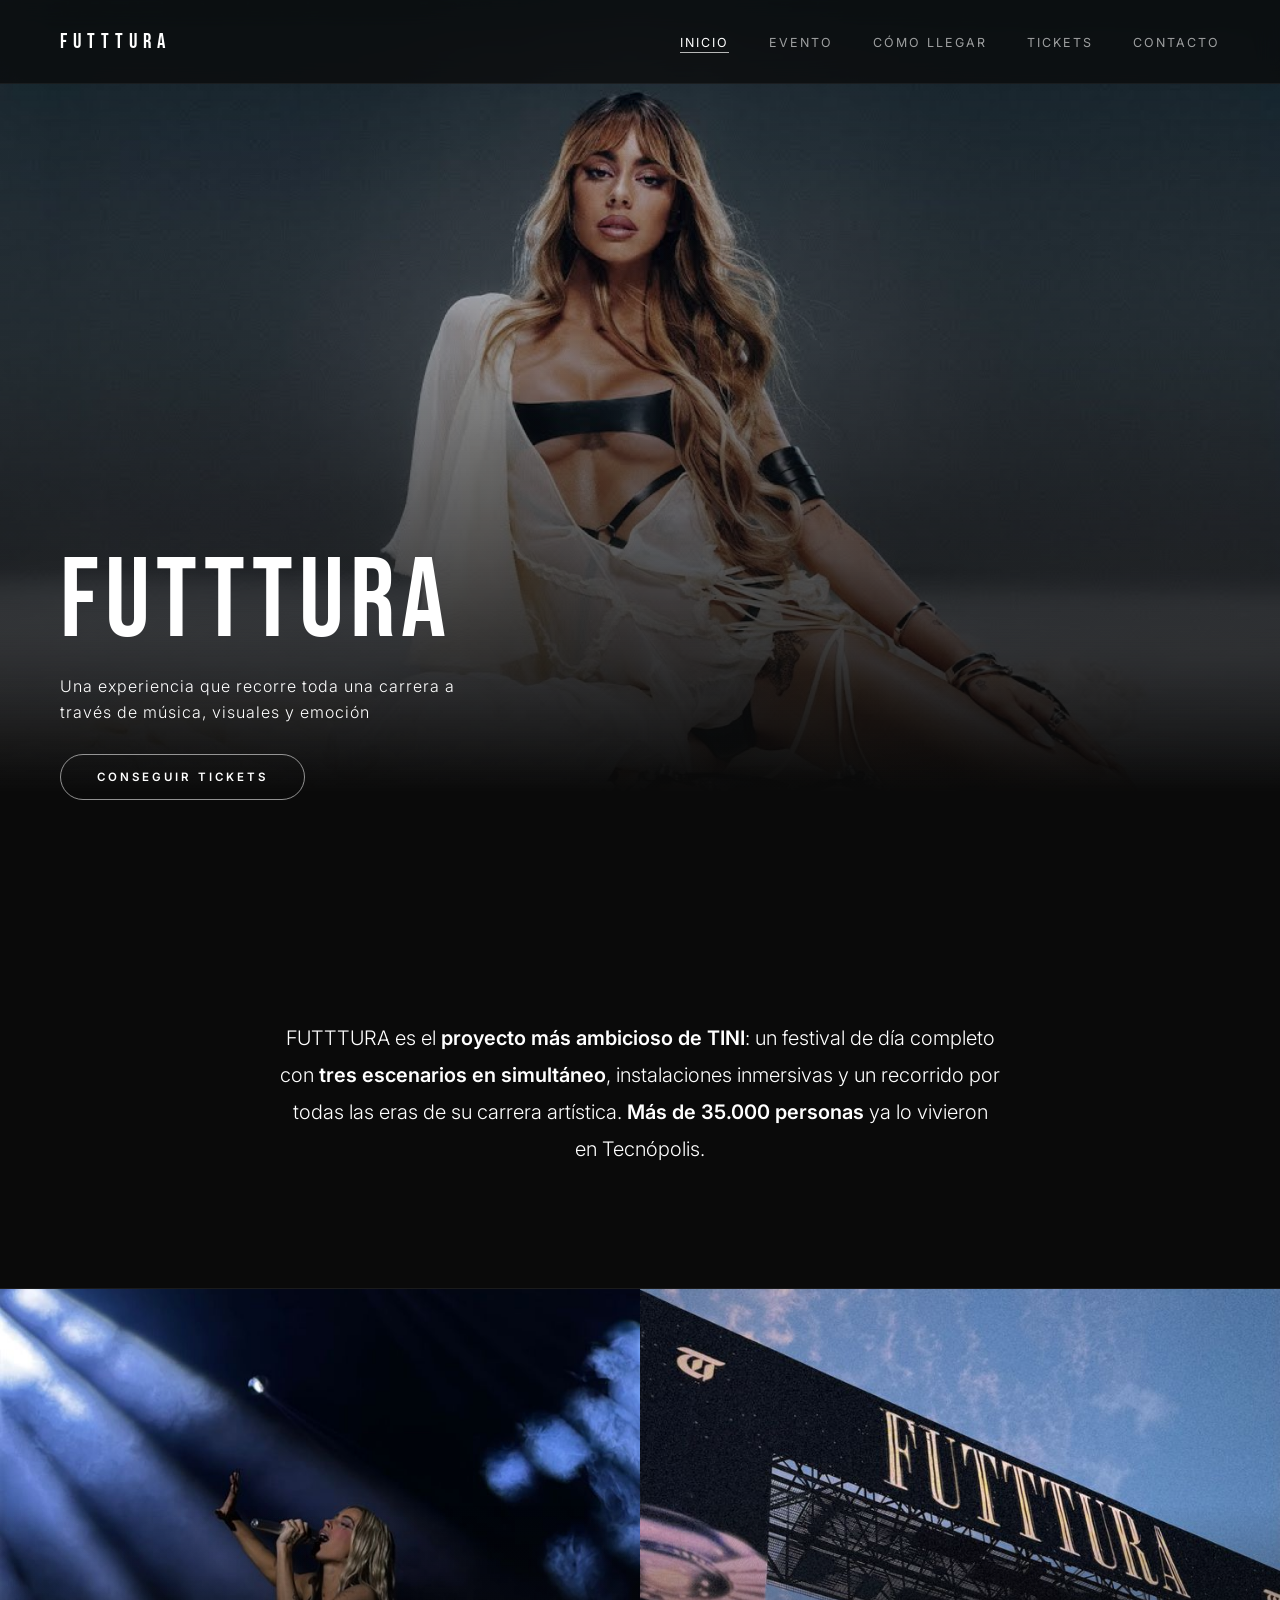
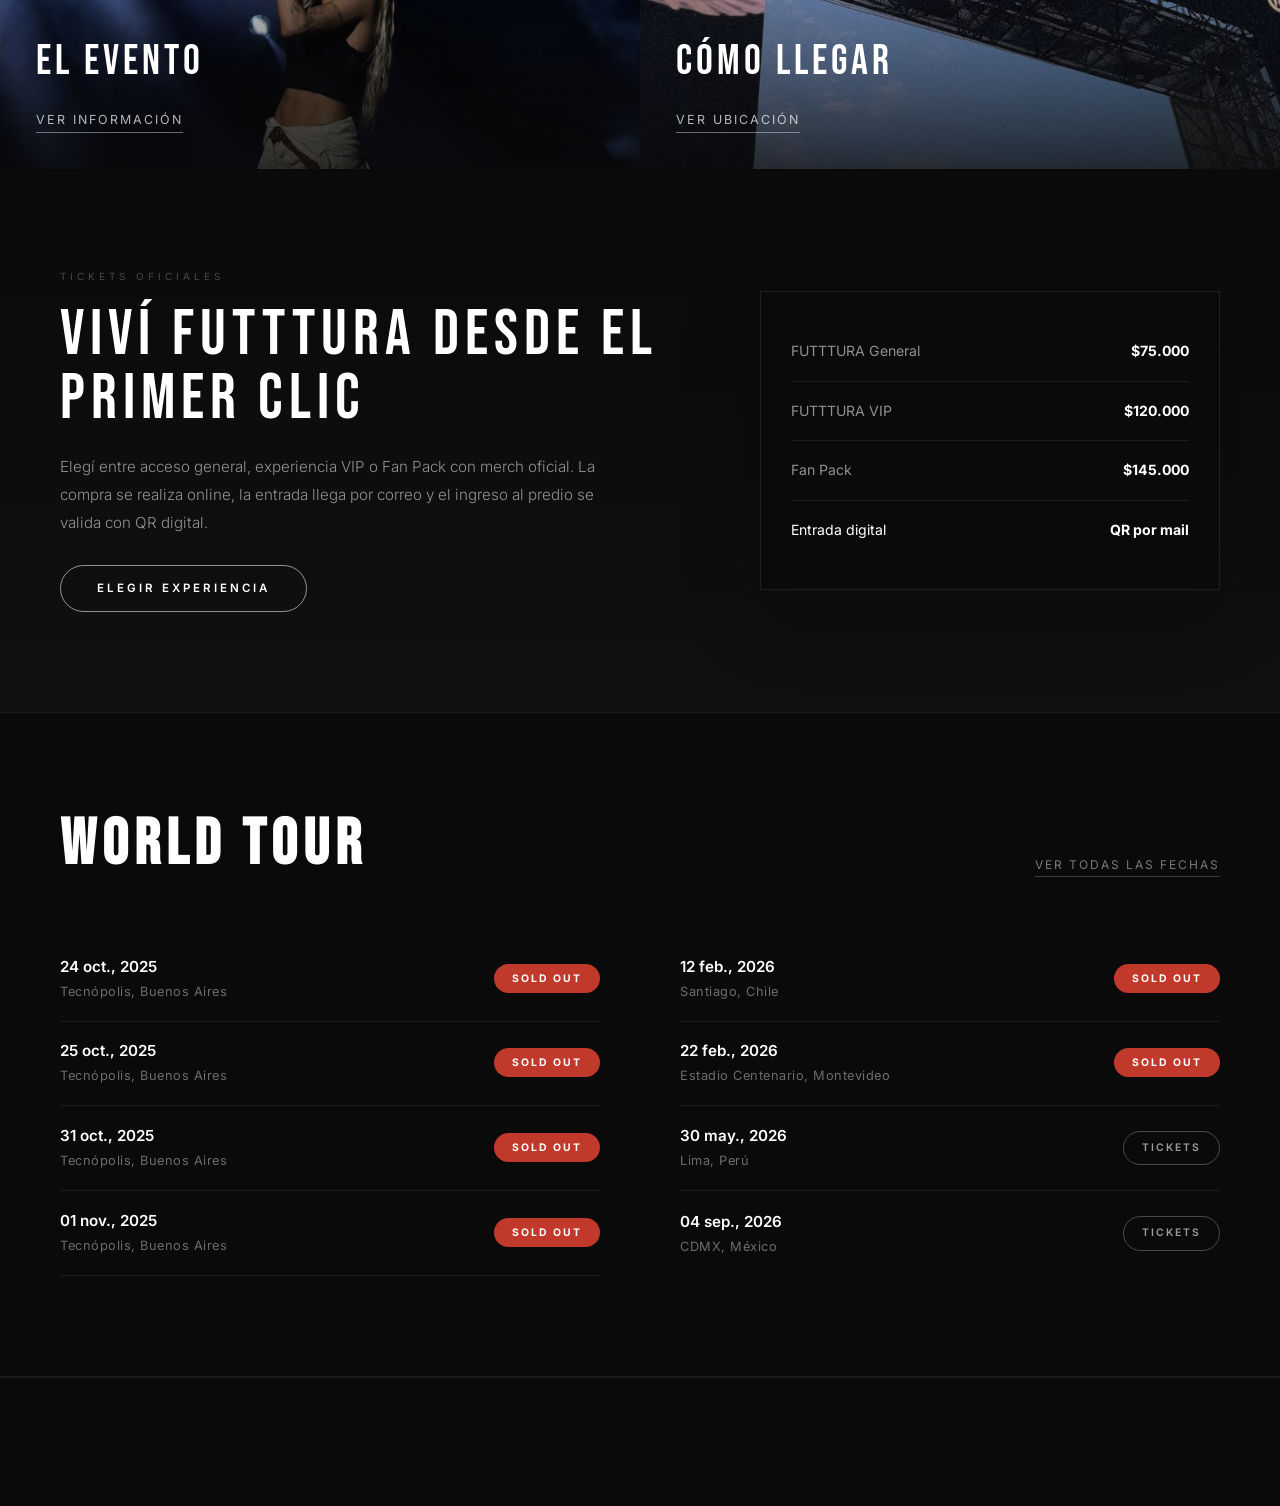
<file: index.html>
<!DOCTYPE html>
<html lang="es">
<head>
    <meta charset="UTF-8">
    <meta name="viewport" content="width=device-width, initial-scale=1.0">
    <title>FUTTTURA — The Experience</title>
    <link rel="stylesheet" href="css/estilos.css">
    <link href="https://fonts.googleapis.com/css2?family=Bebas+Neue&family=Playfair+Display:ital,wght@0,500;0,700;1,500&family=Inter:wght@300;400;600&display=swap" rel="stylesheet">
</head>

<body>

<header class="nav">
    <div class="logo">FUTTTURA</div>
    <input type="checkbox" id="menu-toggle" class="menu-toggle" aria-label="Abrir menú">
    <label for="menu-toggle" class="menu-btn" aria-label="Abrir menú">
        <span></span>
        <span></span>
        <span></span>
    </label>
    <nav class="nav-menu">
        <a href="index.html" class="active">Inicio</a>
        <a href="info.html">Evento</a>
        <a href="llegar.html">Cómo llegar</a>
        <a href="tickets.html">Tickets</a>
        <a href="contacto.html">Contacto</a>
    </nav>
</header>

<main>

    <!-- HERO -->
    <section class="hero">
        <img src="img/hero.jpg" alt="FUTTTURA — TINI The Experience">
        <div class="hero-overlay"></div>
        <div class="hero-text">
            <h1>FUTTTURA</h1>
            <p>Una experiencia que recorre toda una carrera a través de música, visuales y emoción</p>
            <a href="tickets.html" class="btn-hero">Conseguir tickets</a>
        </div>
    </section>

    <!-- INTRO -->
    <section class="intro">
        <p class="intro-text">
            FUTTTURA es el <strong>proyecto más ambicioso de TINI</strong>: un festival de día completo con <strong>tres escenarios
            en simultáneo</strong>, instalaciones inmersivas y un recorrido por todas las eras de su carrera artística.
            <strong>Más de 35.000 personas</strong> ya lo vivieron en Tecnópolis.
        </p>
    </section>

    <!-- GRID -->
    <section class="grid-home">

        <div class="grid-item">
            <img src="img/evento.jpg" alt="El Evento">
            <div class="grid-item-overlay"></div>
            <div class="grid-text">
                <h3>El evento</h3>
                <a href="info.html">Ver información </a>
            </div>
        </div>

        <div class="grid-item">
            <img src="img/tecnopolis.jpg" alt="Cómo llegar">
            <div class="grid-item-overlay"></div>
            <div class="grid-text">
                <h3>Cómo llegar</h3>
                <a href="llegar.html">Ver ubicación </a>
            </div>
        </div>

    </section>



    <!-- EXPERIENCIA ONLINE -->
    <section class="home-shop">
        <div class="home-shop-text">
            <span class="compra-eyebrow">Tickets oficiales</span>
            <h2>Viví FUTTTURA desde el primer clic</h2>
            <p>
                Elegí entre acceso general, experiencia VIP o Fan Pack con merch oficial. La compra se realiza online,
                la entrada llega por correo y el ingreso al predio se valida con QR digital.
            </p>
            <a href="tickets.html#experiencias" class="btn-hero">Elegir experiencia</a>
        </div>
        <div class="home-shop-panel">
            <div class="mini-cart-line">
                <span>FUTTTURA General</span>
                <strong>$75.000</strong>
            </div>
            <div class="mini-cart-line">
                <span>FUTTTURA VIP</span>
                <strong>$120.000</strong>
            </div>
            <div class="mini-cart-line">
                <span>Fan Pack</span>
                <strong>$145.000</strong>
            </div>
            <div class="mini-cart-total">
                <span>Entrada digital</span>
                <strong>QR por mail</strong>
            </div>
        </div>
    </section>


    <!-- WORLD TOUR  -->
    <section class="world-tour">

        <div class="world-tour-header">
            <h2>World Tour</h2>
            <a href="tickets.html">Ver todas las fechas</a>
        </div>

        <div class="tour-grid">

            <!-- Buenos Aires — SOLD OUT -->
            <div class="tour-fila">
                <div class="tour-info">
                    <div class="tour-fecha">24 oct., 2025</div>
                    <div class="tour-lugar">Tecnópolis, Buenos Aires</div>
                </div>
                <button class="btn-sold-out">Sold Out</button>
            </div>

            <!-- Internacional -->
            <div class="tour-fila">
                <div class="tour-info">
                    <div class="tour-fecha">12 feb., 2026</div>
                    <div class="tour-lugar">Santiago, Chile</div>
                </div>
                <button class="btn-sold-out">Sold Out</button>
            </div>

            <div class="tour-fila">
                <div class="tour-info">
                    <div class="tour-fecha">25 oct., 2025</div>
                    <div class="tour-lugar">Tecnópolis, Buenos Aires</div>
                </div>
                <button class="btn-sold-out">Sold Out</button>
            </div>

            <div class="tour-fila">
                <div class="tour-info">
                    <div class="tour-fecha">22 feb., 2026</div>
                    <div class="tour-lugar">Estadio Centenario, Montevideo</div>
                </div>
                <button class="btn-sold-out">Sold Out</button>
            </div>

            <div class="tour-fila">
                <div class="tour-info">
                    <div class="tour-fecha">31 oct., 2025</div>
                    <div class="tour-lugar">Tecnópolis, Buenos Aires</div>
                </div>
                <button class="btn-sold-out">Sold Out</button>
            </div>

            <div class="tour-fila">
                <div class="tour-info">
                    <div class="tour-fecha">30 may., 2026</div>
                    <div class="tour-lugar">Lima, Perú</div>
                </div>
                <a href="tickets.html" class="btn-ticket">Tickets</a>
            </div>

            <div class="tour-fila">
                <div class="tour-info">
                    <div class="tour-fecha">01 nov., 2025</div>
                    <div class="tour-lugar">Tecnópolis, Buenos Aires</div>
                </div>
                <button class="btn-sold-out">Sold Out</button>
            </div>

            <div class="tour-fila">
                <div class="tour-info">
                    <div class="tour-fecha">04 sep., 2026</div>
                    <div class="tour-lugar">CDMX, México</div>
                </div>
                <a href="tickets.html" class="btn-ticket">Tickets</a>
            </div>

        </div>

    </section>

</main>

<footer>
    <div class="footer-logo">FUTTTURA</div>
    <p class="footer-copy">© 2025 FUTTTURA - The Experience</p>
    <div class="footer-links">
        <a href="https://instagram.com/tinistoessel" target="_blank">Instagram</a>
        <a href="https://www.tiktok.com/@tinistoessel" target="_blank">TikTok</a>
        <a href="https://open.spotify.com/intl-es/artist/7vXDAI8JwjW531ouMGbfcp"_blank">Spotify</a>
    </div>
</footer>

<script src="js/animaciones.js"></script>

</body>
</html>
</file>
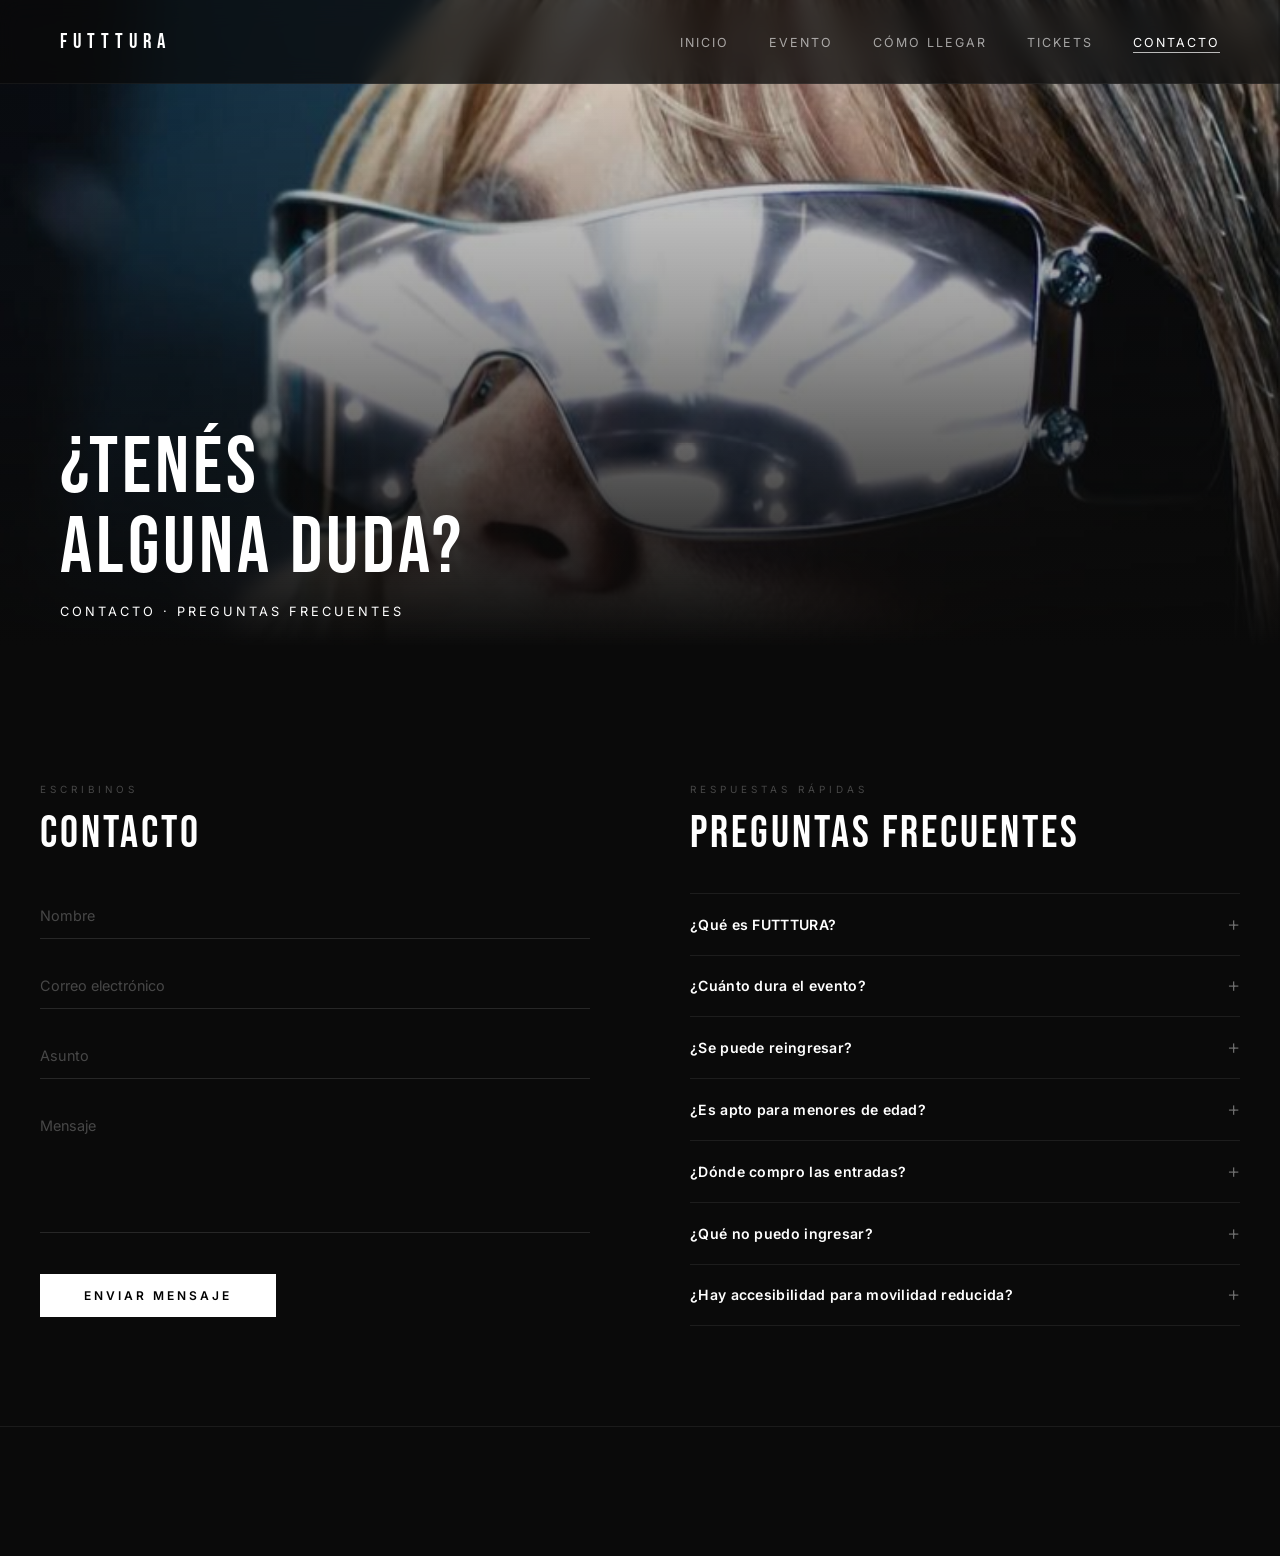
<file: contacto.html>
<!DOCTYPE html>
<html lang="es">
<head>
    <meta charset="UTF-8">
    <meta name="viewport" content="width=device-width, initial-scale=1.0">
    <title>Contacto — FUTTTURA</title>
    <link rel="stylesheet" href="css/estilos.css">
    <link href="https://fonts.googleapis.com/css2?family=Bebas+Neue&family=Playfair+Display:ital,wght@0,500;0,700;1,500&family=Inter:wght@300;400;600&display=swap" rel="stylesheet">
</head>

<body>

<header class="nav">
    <div class="logo">FUTTTURA</div>
    <input type="checkbox" id="menu-toggle" class="menu-toggle" aria-label="Abrir menú">
    <label for="menu-toggle" class="menu-btn" aria-label="Abrir menú">
        <span></span>
        <span></span>
        <span></span>
    </label>
    <nav class="nav-menu">
        <a href="index.html">Inicio</a>
        <a href="info.html">Evento</a>
        <a href="llegar.html">Cómo llegar</a>
        <a href="tickets.html">Tickets</a>
        <a href="contacto.html" class="active">Contacto</a>
    </nav>
</header>

<main>

    <!-- HERO INTERNO -->
    <section class="evento-hero">
        <img src="img/evento-hero.jpg" alt="Contacto — FUTTTURA">
        <div class="evento-overlay"></div>
        <div class="evento-hero-text">
            <h1>¿Tenés<br>alguna duda?</h1>
            <p>Contacto · Preguntas frecuentes</p>
        </div>
    </section>

    <!-- CONTACTO + FAQ -->
    <section class="container contacto-section">

        <div class="contacto-grid">

            <!-- FORMULARIO -->
            <div class="contacto-col">
                <span class="contacto-eyebrow">Escribinos</span>
                <h2 class="contacto-titulo">Contacto</h2>
                <div class="form-block">
                    <input type="text" placeholder="Nombre" required>
                    <input type="email" placeholder="Correo electrónico" required>
                    <input type="text" placeholder="Asunto">
                    <textarea placeholder="Mensaje" required></textarea>
                    <button type="submit">Enviar mensaje</button>
                </div>
            </div>

            <!-- FAQ  -->
            <div class="contacto-col">
                <span class="contacto-eyebrow">Respuestas rápidas</span>
                <h2 class="contacto-titulo">Preguntas frecuentes</h2>

                <div class="faq-acordeon">

                    <div class="faq-item">
                        <button class="faq-trigger" aria-expanded="false">
                            <span>¿Qué es FUTTTURA?</span>
                            <span class="faq-icon">+</span>
                        </button>
                        <div class="faq-body">
                            <p>Es un festival de un solo artista: TINI. Con <strong>tres escenarios en simultáneo</strong>, instalaciones inmersivas y un recorrido por toda su carrera. No es un recital convencional, es una experiencia de día completo.</p>
                        </div>
                    </div>

                    <div class="faq-item">
                        <button class="faq-trigger" aria-expanded="false">
                            <span>¿Cuánto dura el evento?</span>
                            <span class="faq-icon">+</span>
                        </button>
                        <div class="faq-body">
                            <p>La experiencia se desarrolla durante todo el día, desde la apertura del predio hasta el cierre del show principal. El tiempo estimado es de <strong>6 a 8 horas</strong> dentro del predio.</p>
                        </div>
                    </div>

                    <div class="faq-item">
                        <button class="faq-trigger" aria-expanded="false">
                            <span>¿Se puede reingresar?</span>
                            <span class="faq-icon">+</span>
                        </button>
                        <div class="faq-body">
                            <p>El acceso es único, <strong>no se permite el reingreso</strong> al predio una vez que se abandona. Planificá bien tu jornada para aprovechar al máximo la experiencia.</p>
                        </div>
                    </div>

                    <div class="faq-item">
                        <button class="faq-trigger" aria-expanded="false">
                            <span>¿Es apto para menores de edad?</span>
                            <span class="faq-icon">+</span>
                        </button>
                        <div class="faq-body">
                            <p>Sí, FUTTTURA es apto para todo público. Los <strong>menores de 14 años</strong> deben ingresar acompañados por un adulto responsable con DNI.</p>
                        </div>
                    </div>

                    <div class="faq-item">
                        <button class="faq-trigger" aria-expanded="false">
                            <span>¿Dónde compro las entradas?</span>
                            <span class="faq-icon">+</span>
                        </button>
                        <div class="faq-body">
                            <p>Las entradas se venden exclusivamente a través de <strong>Full Ticket Argentina</strong> (fullticket.com.ar). No existen puntos de venta físicos ni canales alternativos oficiales.</p>
                        </div>
                    </div>

                    <div class="faq-item">
                        <button class="faq-trigger" aria-expanded="false">
                            <span>¿Qué no puedo ingresar?</span>
                            <span class="faq-icon">+</span>
                        </button>
                        <div class="faq-body">
                            <p>No se permite el ingreso con <strong>bebidas alcohólicas, botellas de vidrio, cámaras profesionales ni drones</strong>. El predio cuenta con controles de seguridad en todos los accesos.</p>
                        </div>
                    </div>

                    <div class="faq-item">
                        <button class="faq-trigger" aria-expanded="false">
                            <span>¿Hay accesibilidad para movilidad reducida?</span>
                            <span class="faq-icon">+</span>
                        </button>
                        <div class="faq-body">
                            <p>Sí. Tecnópolis cuenta con <strong>accesos y sectores especiales</strong> para personas con discapacidad. Para coordinar asistencia específica, escribinos a través del formulario.</p>
                        </div>
                    </div>

                </div>
            </div>

        </div>

    </section>

</main>

<footer>
    <div class="footer-logo">FUTTTURA</div>
    <p class="footer-copy">© 2025 FUTTTURA - The Experience</p>
    <div class="footer-links">
        <a href="https://instagram.com/tinistoessel" target="_blank">Instagram</a>
        <a href="https://tiktok.com/@tini" target="_blank">TikTok</a>
        <a href="https://open.spotify.com/artist/2DaxqgrOhkeH0fpeiQq2f4" target="_blank">Spotify</a>
    </div>
</footer>

<script>
    document.querySelectorAll('.faq-trigger').forEach(trigger => {
        trigger.addEventListener('click', () => {
            const item = trigger.closest('.faq-item');
            const isOpen = item.classList.contains('open');

            // Cerrar todos
            document.querySelectorAll('.faq-item').forEach(i => {
                i.classList.remove('open');
                i.querySelector('.faq-trigger').setAttribute('aria-expanded', 'false');
                i.querySelector('.faq-icon').textContent = '+';
            });

            // Abrir el clickeado si estaba cerrado
            if (!isOpen) {
                item.classList.add('open');
                trigger.setAttribute('aria-expanded', 'true');
                trigger.querySelector('.faq-icon').textContent = '×';
            }
        });
    });
</script>

<script src="js/animaciones.js"></script>

</body>
</html>
</file>
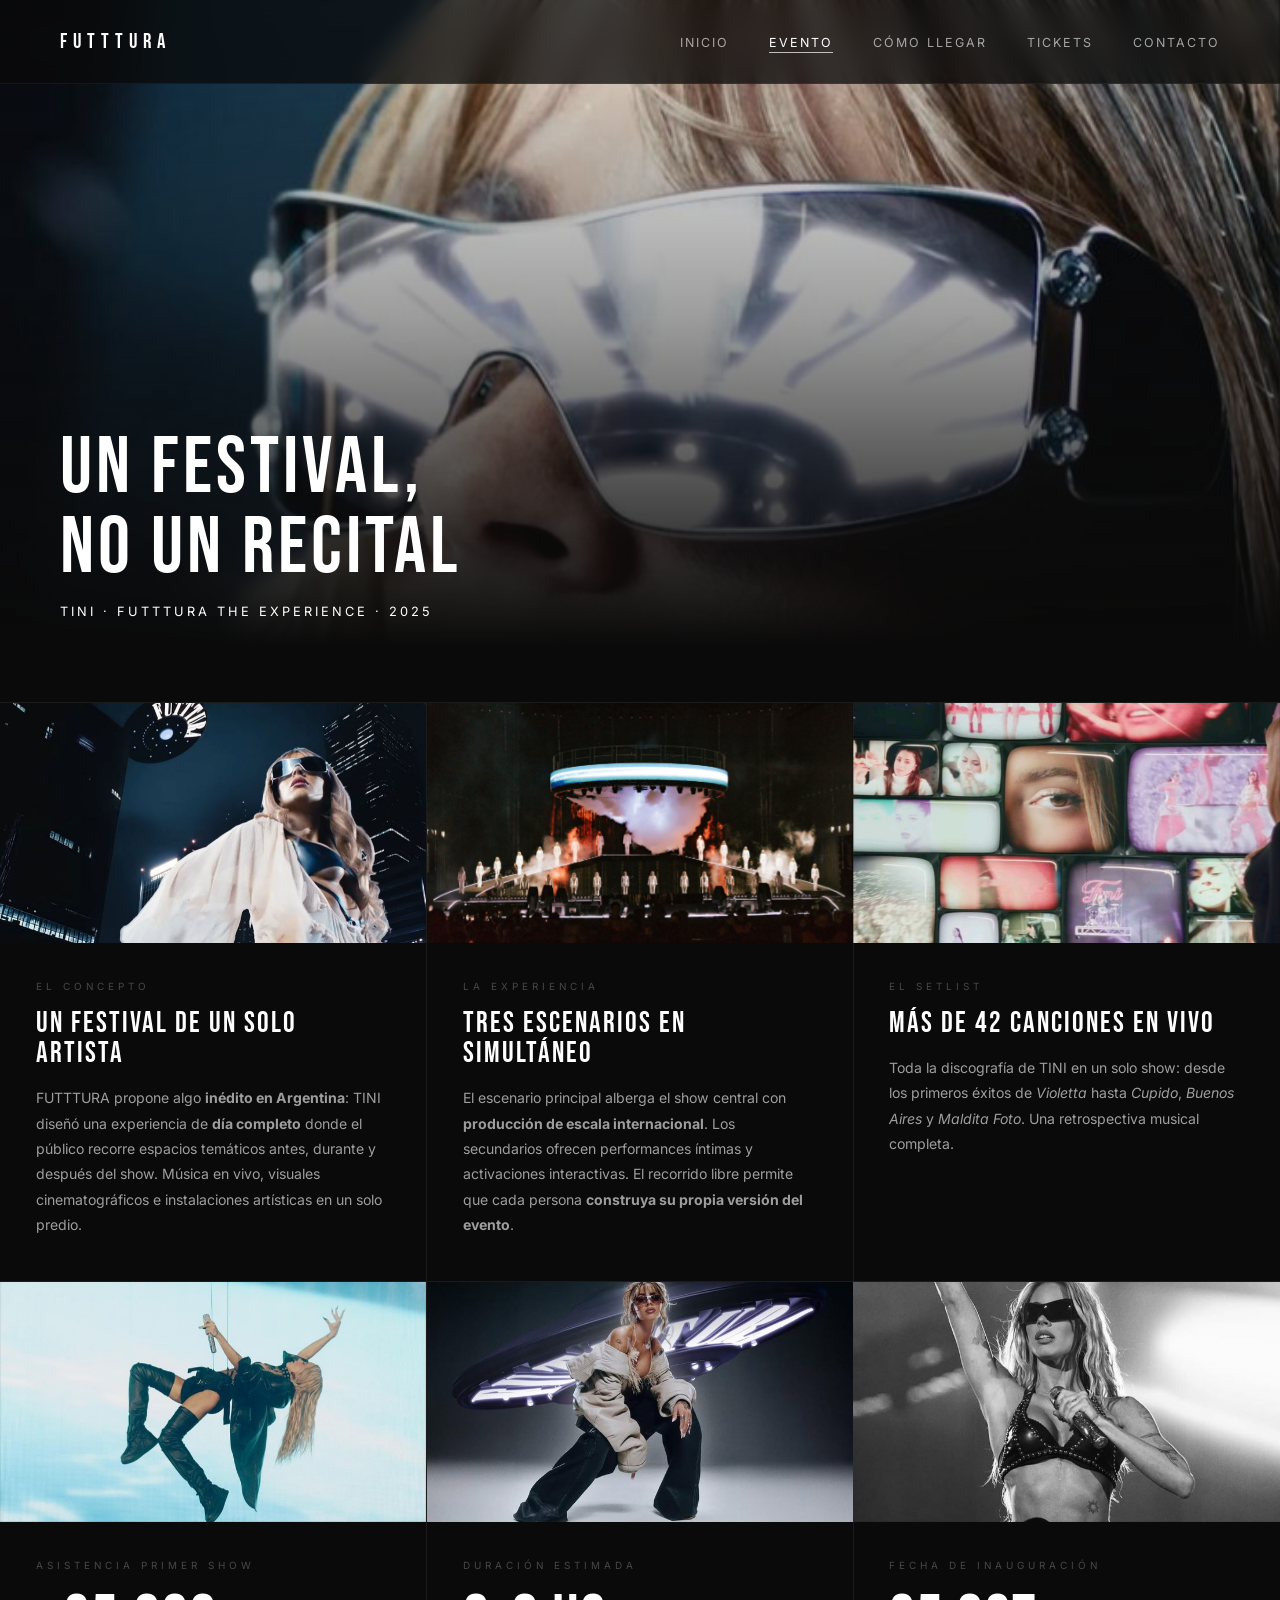
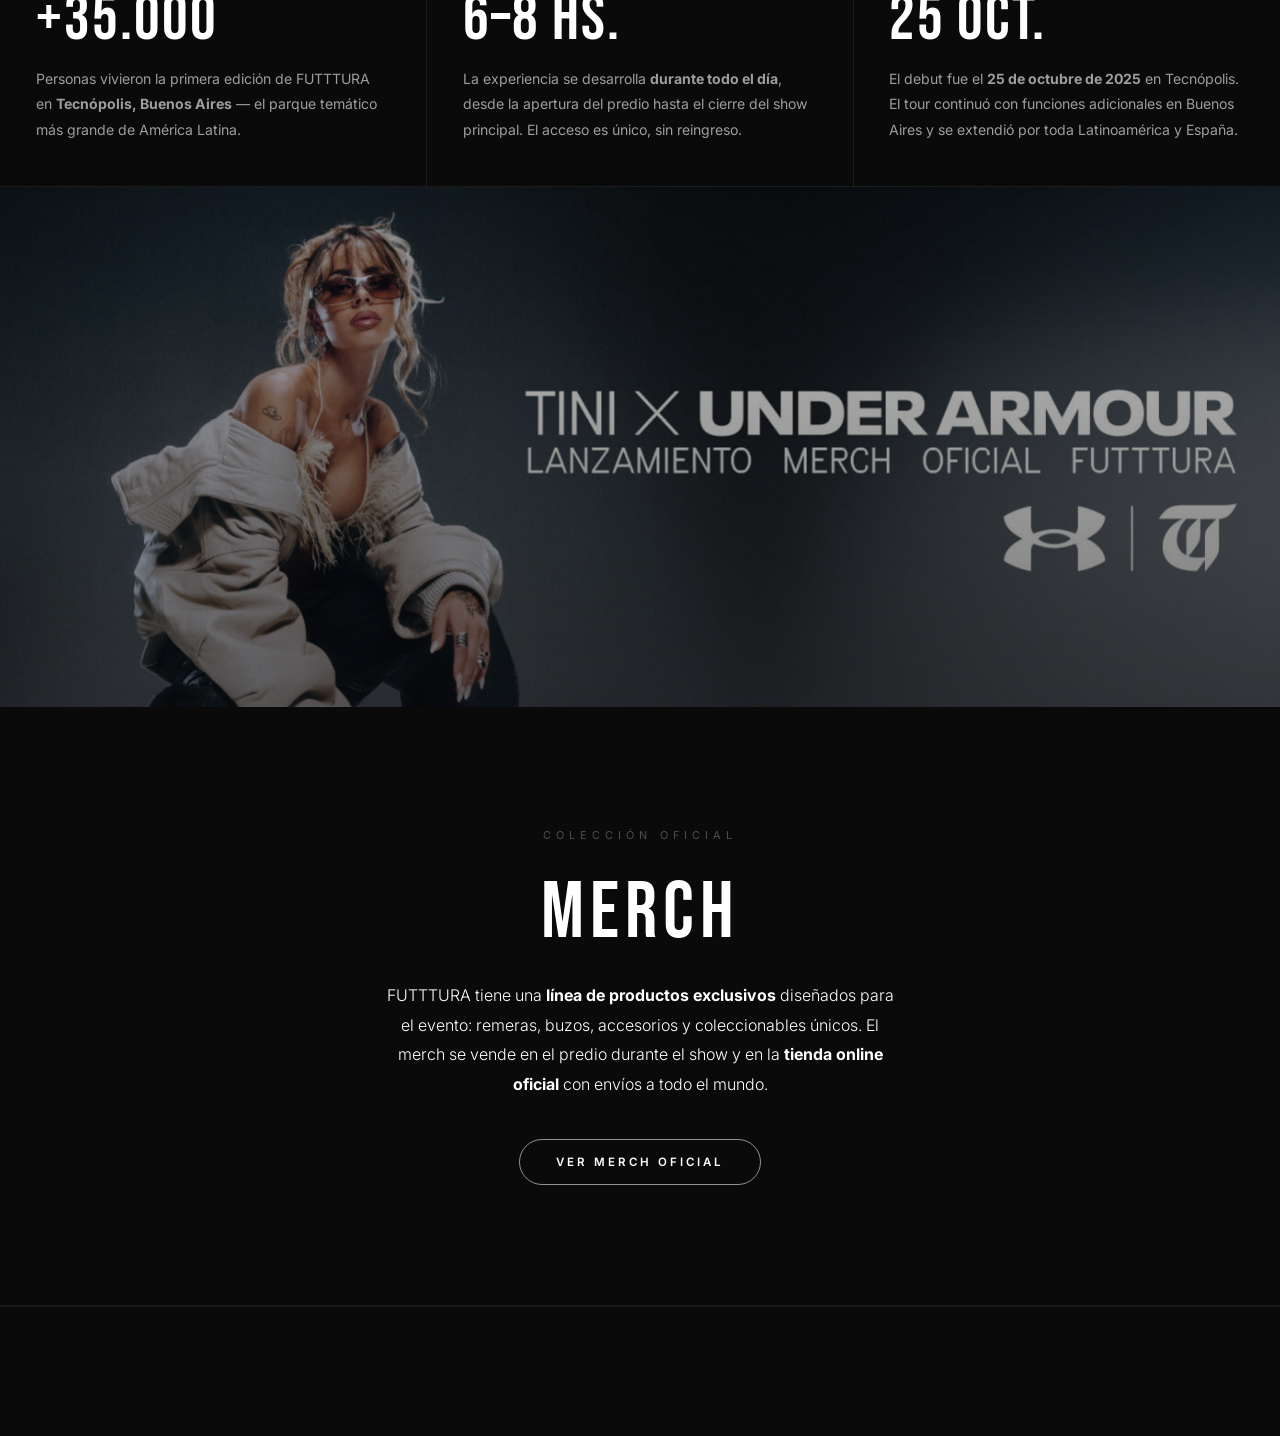
<file: info.html>
<!DOCTYPE html>
<html lang="es">
<head>
    <meta charset="UTF-8">
    <meta name="viewport" content="width=device-width, initial-scale=1.0">
    <title>El Evento — FUTTTURA</title>
    <link rel="stylesheet" href="css/estilos.css">
    <link href="https://fonts.googleapis.com/css2?family=Bebas+Neue&family=Playfair+Display:ital,wght@0,500;0,700;1,500&family=Inter:wght@300;400;600&display=swap" rel="stylesheet">
</head>

<body>

<header class="nav">
    <div class="logo">FUTTTURA</div>
    <input type="checkbox" id="menu-toggle" class="menu-toggle" aria-label="Abrir menú">
    <label for="menu-toggle" class="menu-btn" aria-label="Abrir menú">
        <span></span>
        <span></span>
        <span></span>
    </label>
    <nav class="nav-menu">
        <a href="index.html">Inicio</a>
        <a href="info.html" class="active">Evento</a>
        <a href="llegar.html">Cómo llegar</a>
        <a href="tickets.html">Tickets</a>
        <a href="contacto.html">Contacto</a>
    </nav>
</header>

<main>

    <!-- HERO INTERNO -->
    <section class="evento-hero">
        <img src="img/evento-hero.jpg" alt="FUTTTURA — El Evento">
        <div class="evento-overlay"></div>
        <div class="evento-hero-text">
            <h1>Un festival,<br>no un recital</h1>
            <p>TINI · FUTTTURA The Experience · 2025</p>
        </div>
    </section>

    <!-- GRILLA 3×2 -->
    <section class="info-cards">

        <!-- FILA 1 -->
        <div class="info-card">
            <div class="info-card-img">
                <img src="img/concepto.jpg" alt="El concepto">
            </div>
            <div class="info-card-body">
                <span class="info-card-label">El concepto</span>
                <h3>Un festival de un solo artista</h3>
                <p>
                    FUTTTURA propone algo <strong>inédito en Argentina</strong>: TINI diseñó una experiencia de
                    <strong>día completo</strong> donde el público recorre espacios temáticos antes,
                    durante y después del show. Música en vivo, visuales cinematográficos
                    e instalaciones artísticas en un solo predio.
                </p>
            </div>
        </div>

        <div class="info-card">
            <div class="info-card-img">
                <img src="img/experiencia.jpg" alt="La experiencia">
            </div>
            <div class="info-card-body">
                <span class="info-card-label">La experiencia</span>
                <h3>Tres escenarios en simultáneo</h3>
                <p>
                    El escenario principal alberga el show central con
                    <strong>producción de escala internacional</strong>. Los secundarios ofrecen
                    performances íntimas y activaciones interactivas. El recorrido libre
                    permite que cada persona <strong>construya su propia versión del evento</strong>.
                </p>
            </div>
        </div>

        <div class="info-card">
            <div class="info-card-img">
                <img src="img/setlist.jpg" alt="El setlist">
            </div>
            <div class="info-card-body">
                <span class="info-card-label">El setlist</span>
                <h3>Más de 42 canciones en vivo</h3>
                <p>
                    Toda la discografía de TINI en un solo show: desde los primeros éxitos
                    de <em>Violetta</em> hasta <em>Cupido</em>, <em>Buenos Aires</em>
                    y <em>Maldita Foto</em>. Una retrospectiva musical completa.
                </p>
             
            </div>
        </div>

        <!-- FILA 2 -->
        <div class="info-card info-card--stat">
            <div class="info-card-img">
                <img src="img/personas.jpg" alt="+35.000 personas">
            </div>
            <div class="info-card-body">
                <span class="info-card-label">Asistencia primer show</span>
                <h3 class="stat-value">+35.000</h3>
                <p>
                    Personas vivieron la primera edición de FUTTTURA en
                    <strong>Tecnópolis, Buenos Aires</strong> — el parque temático
                    más grande de América Latina.
                </p>
            </div>
        </div>

        <div class="info-card info-card--stat">
            <div class="info-card-img">
                <img src="img/tiempo.jpg" alt="Duración del evento">
            </div>
            <div class="info-card-body">
                <span class="info-card-label">Duración estimada</span>
                <h3 class="stat-value">6–8 hs.</h3>
                <p>
                    La experiencia se desarrolla <strong>durante todo el día</strong>,
                    desde la apertura del predio hasta el cierre del show principal.
                    El acceso es único, sin reingreso.
                </p>
            </div>
        </div>

        <div class="info-card info-card--stat">
            <div class="info-card-img">
                <img src="img/inauguracion.jpg" alt="inauguración">
            </div>
            <div class="info-card-body">
                <span class="info-card-label">Fecha de inauguración</span>
                <h3 class="stat-value">25 oct.</h3>
                <p>
                    El debut fue el <strong>25 de octubre de 2025</strong> en Tecnópolis.
                    El tour continuó con funciones adicionales en Buenos Aires
                    y se extendió por toda Latinoamérica y España.
                </p>
            </div>
        </div>

    </section>

    <!-- IMAGEN FULL WIDTH -->
    <div class="fw-image">
        <img src="img/merch.jpg" alt="FUTTTURA — The Experience">
        <div class="fw-image-overlay"></div>
    </div>

    <!-- MERCH -->
    <section class="merch-section">
        <span class="highlight-eyebrow">Colección oficial</span>
        <h2>Merch</h2>
        <p>
            FUTTTURA tiene una <strong>línea de productos exclusivos</strong> diseñados para el evento:
            remeras, buzos, accesorios y coleccionables únicos. El merch se vende en el predio
            durante el show y en la <strong>tienda online oficial</strong> con envíos a todo el mundo.
        </p>
        <a href="https://www.underarmour.com.ar/t/TINI-FUTTTURA.html" target="_blank" class="btn-hero" style="margin-top: 40px;">
            Ver merch oficial
        </a>
    </section>

</main>

<footer>
    <div class="footer-logo">FUTTTURA</div>
    <p class="footer-copy">© 2025 FUTTTURA - The Experience</p>
    <div class="footer-links">
        <a href="https://instagram.com/tinistoessel" target="_blank">Instagram</a>
        <a href="https://www.tiktok.com/@tinistoessel" target="_blank">TikTok</a>
        <a href="https://open.spotify.com/intl-es/artist/7vXDAI8JwjW531ouMGbfcp" target="_blank">Spotify</a>
    </div>
</footer>
<script src="js/animaciones.js"></script>

</body>
</html>
</file>
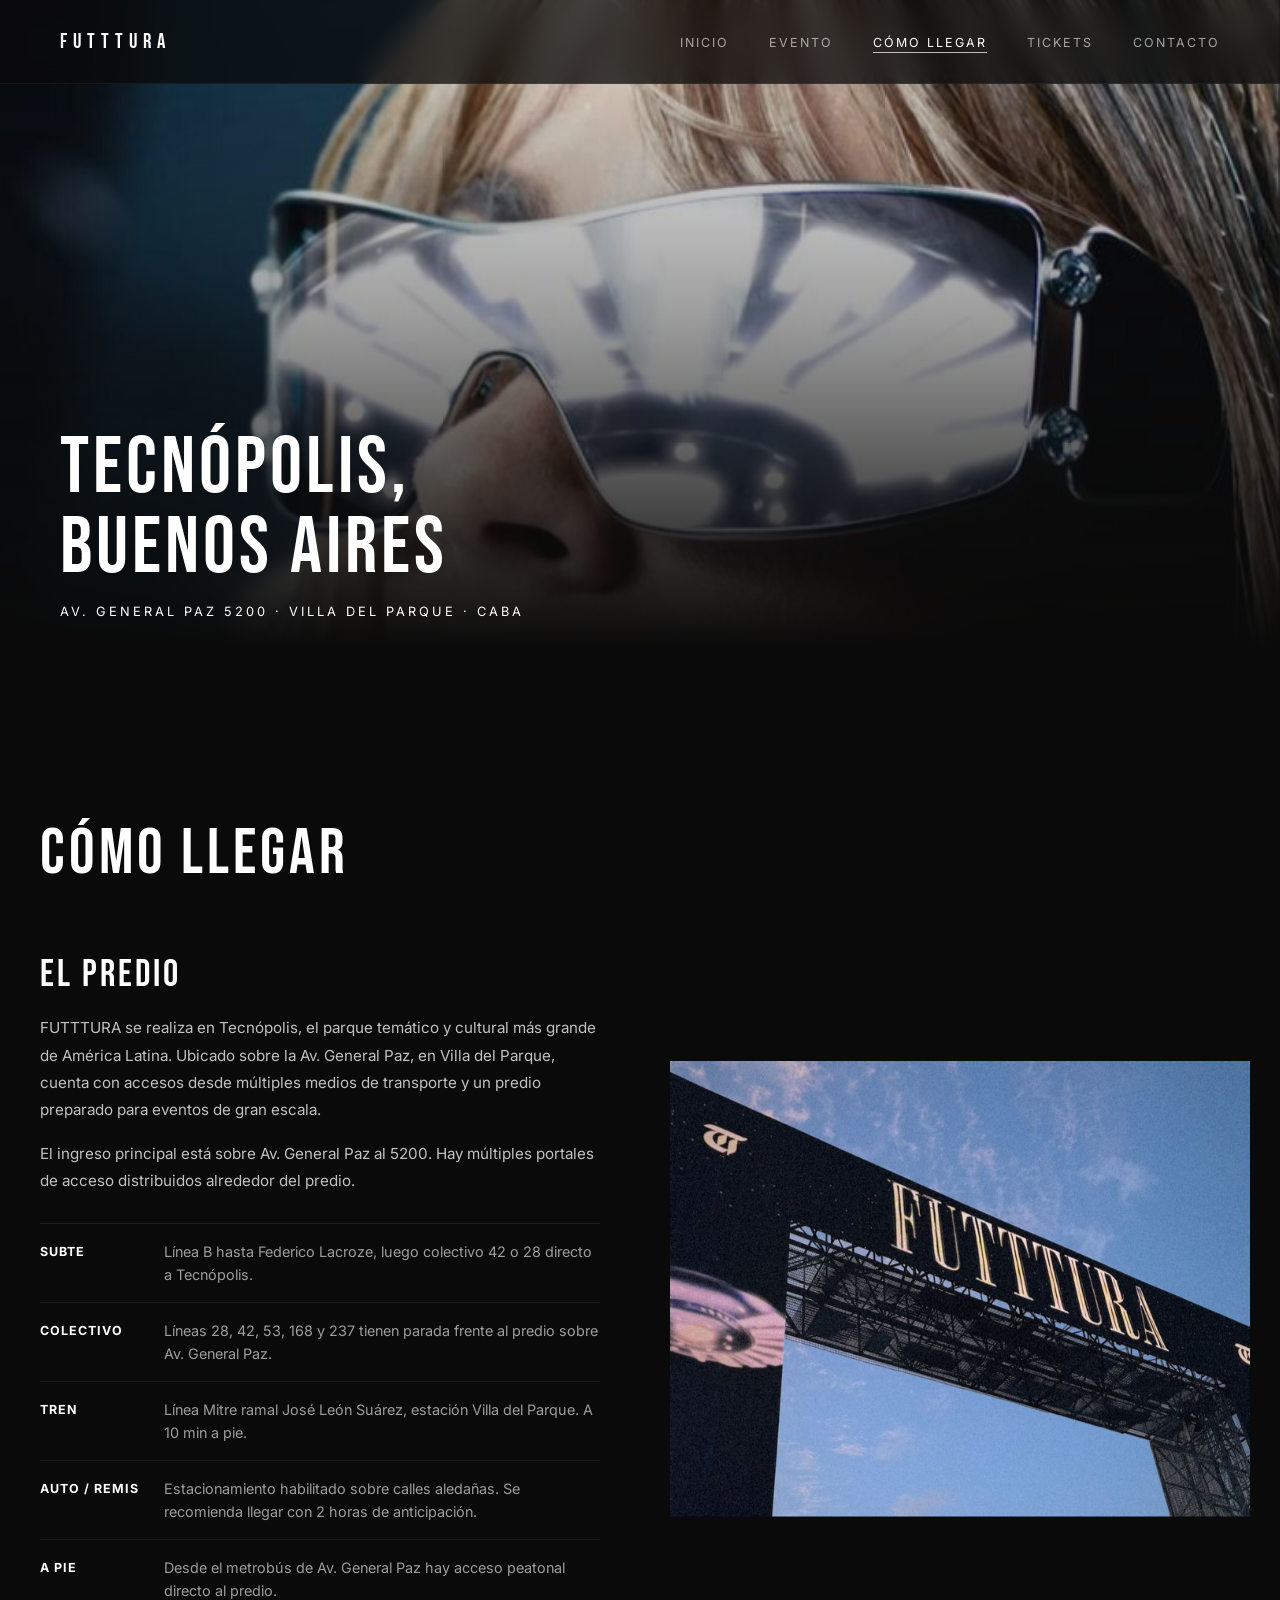
<file: llegar.html>
<!DOCTYPE html>
<html lang="es">
<head>
    <meta charset="UTF-8">
    <meta name="viewport" content="width=device-width, initial-scale=1.0">
    <title>Cómo llegar — FUTTTURA</title>
    <link rel="stylesheet" href="css/estilos.css">
    <link href="https://fonts.googleapis.com/css2?family=Bebas+Neue&family=Playfair+Display:ital,wght@0,500;0,700;1,500&family=Inter:wght@300;400;600&display=swap" rel="stylesheet">
</head>

<body>

<header class="nav">
    <div class="logo">FUTTTURA</div>
    <input type="checkbox" id="menu-toggle" class="menu-toggle" aria-label="Abrir menú">
    <label for="menu-toggle" class="menu-btn" aria-label="Abrir menú">
        <span></span>
        <span></span>
        <span></span>
    </label>
    <nav class="nav-menu">
        <a href="index.html">Inicio</a>
        <a href="info.html">Evento</a>
        <a href="llegar.html" class="active">Cómo llegar</a>
        <a href="tickets.html">Tickets</a>
        <a href="contacto.html">Contacto</a>
    </nav>
</header>

<main class="llegar-page">

    <!-- HERO INTERNO -->
    <section class="evento-hero">
        <img src="img/evento-hero.jpg" alt="Tecnópolis — FUTTTURA">
        <div class="evento-overlay"></div>
        <div class="evento-hero-text">
            <h1>Tecnópolis,<br>Buenos Aires</h1>
            <p>Av. General Paz 5200 · Villa del Parque · CABA</p>
        </div>
    </section>

    <!-- CÓMO LLEGAR -->
    <section class="container section">

        <h1 class="title">Cómo llegar</h1>

        <div class="split">

            <div class="text-block">
                <h2>El predio</h2>
                <p>
                    FUTTTURA se realiza en Tecnópolis, el parque temático y cultural más grande de América Latina.
                    Ubicado sobre la Av. General Paz, en Villa del Parque, cuenta con accesos desde múltiples
                    medios de transporte y un predio preparado para eventos de gran escala.
                </p>
                <p>
                    El ingreso principal está sobre Av. General Paz al 5200.
                    Hay múltiples portales de acceso distribuidos alrededor del predio.
                </p>

                <ul class="data">
                    <li>
                        <strong>Subte</strong>
                        <span>Línea B hasta Federico Lacroze, luego colectivo 42 o 28 directo a Tecnópolis.</span>
                    </li>
                    <li>
                        <strong>Colectivo</strong>
                        <span>Líneas 28, 42, 53, 168 y 237 tienen parada frente al predio sobre Av. General Paz.</span>
                    </li>
                    <li>
                        <strong>Tren</strong>
                        <span>Línea Mitre ramal José León Suárez, estación Villa del Parque. A 10 min a pie.</span>
                    </li>
                    <li>
                        <strong>Auto / Remis</strong>
                        <span>Estacionamiento habilitado sobre calles aledañas. Se recomienda llegar con 2 horas de anticipación.</span>
                    </li>
                    <li>
                        <strong>A pie</strong>
                        <span>Desde el metrobús de Av. General Paz hay acceso peatonal directo al predio.</span>
                    </li>
                </ul>
            </div>

            <div class="llegar-img-wrap">
                <img src="img/llegar.jpg" alt="Tecnópolis" class="llegar-img">
            </div>

        </div>

        <!-- MAPA -->
        <div class="map-full">
            <iframe
                src="https://www.google.com/maps/embed?pb=!1m18!1m12!1m3!1d3286.5!2d-58.5287!3d-34.5648!2m3!1f0!2f0!3f0!3m2!1i1024!2i768!4f13.1!3m3!1m2!1s0x95bcb8d456f85b7d%3A0x9f4e88f1c3a5d4b2!2sTecn%C3%B3polis!5e0!3m2!1ses!2sar!4v1713900000000!5m2!1ses!2sar"
                allowfullscreen=""
                loading="lazy"
                referrerpolicy="no-referrer-when-downgrade"
                title="Mapa Tecnópolis Buenos Aires">
            </iframe>
        </div>

    </section>

</main>

<footer>
    <div class="footer-logo">FUTTTURA</div>
    <p class="footer-copy">© 2025 FUTTTURA - The Experience</p>
    <div class="footer-links">
        <a href="#">Instagram</a>
        <a href="#">TikTok</a>
        <a href="#">Spotify</a>
    </div>
</footer>

<script src="js/animaciones.js"></script>

</body>
</html>
</file>
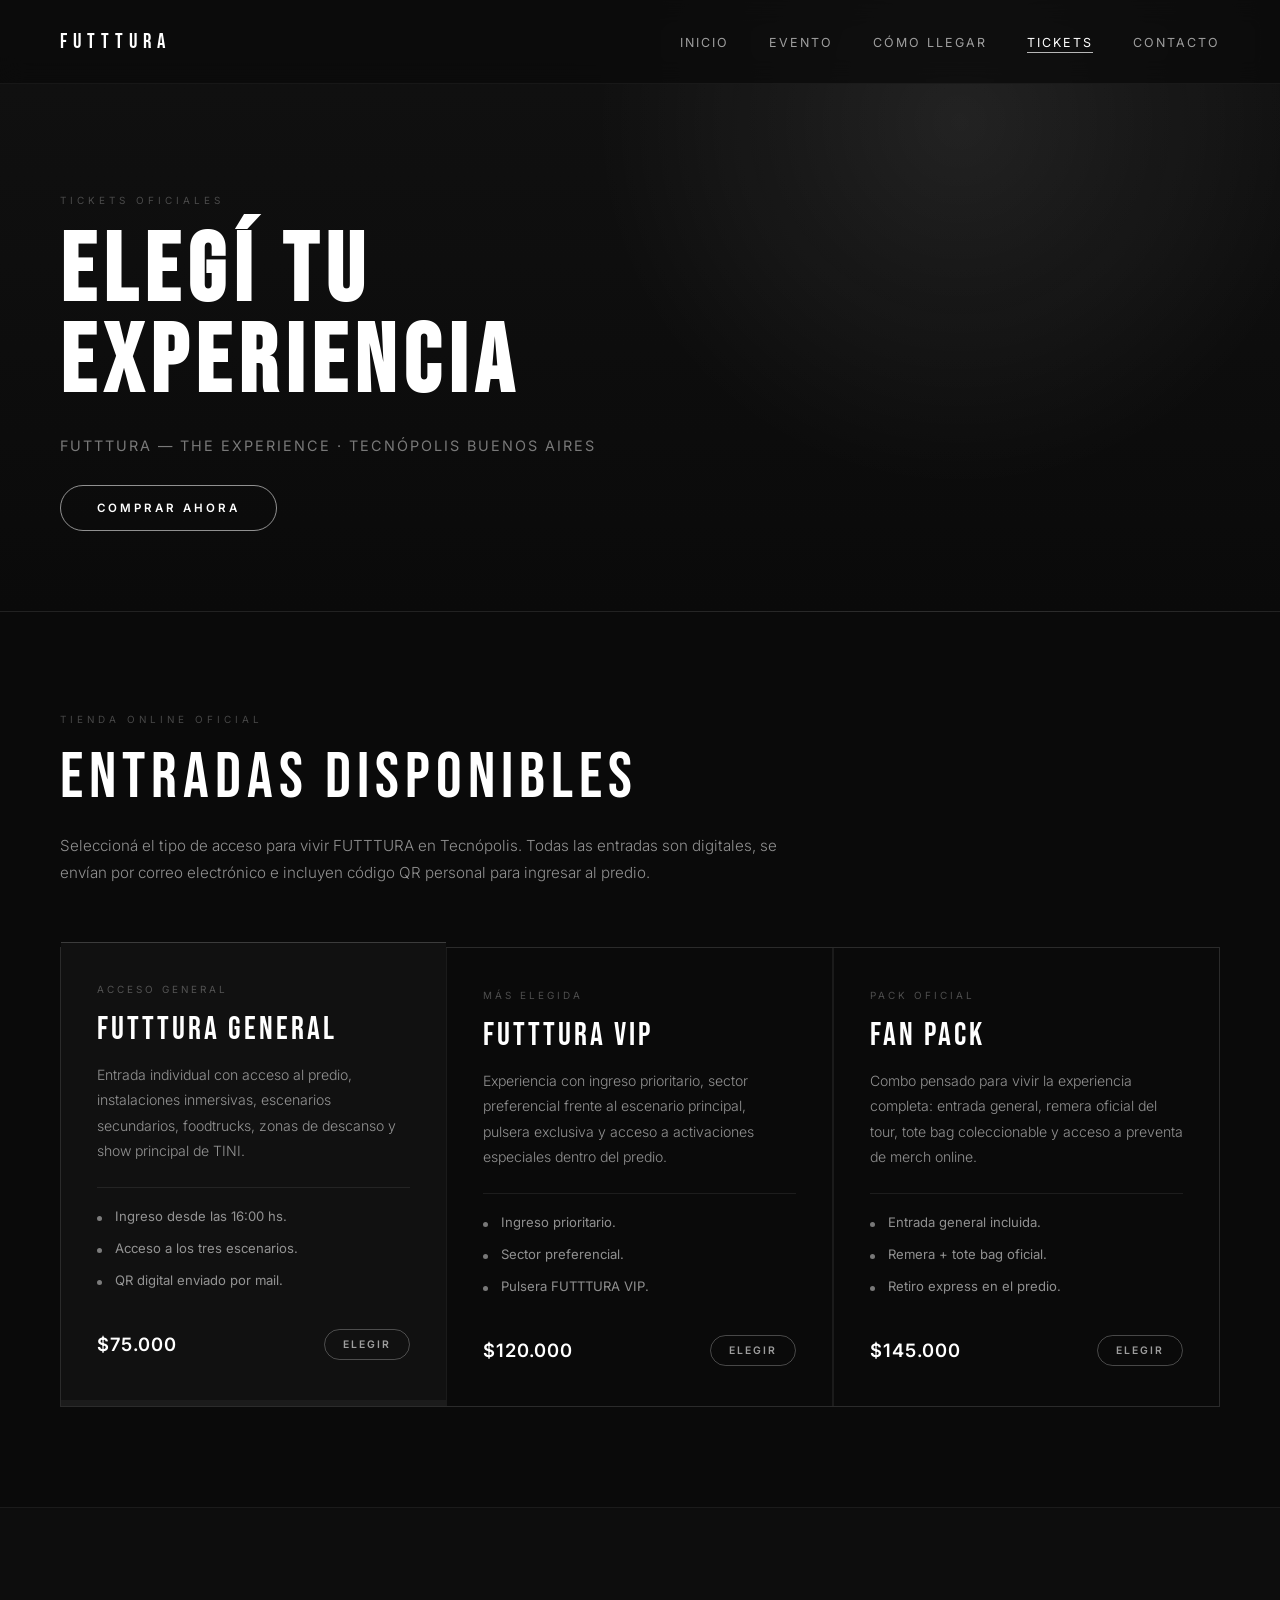
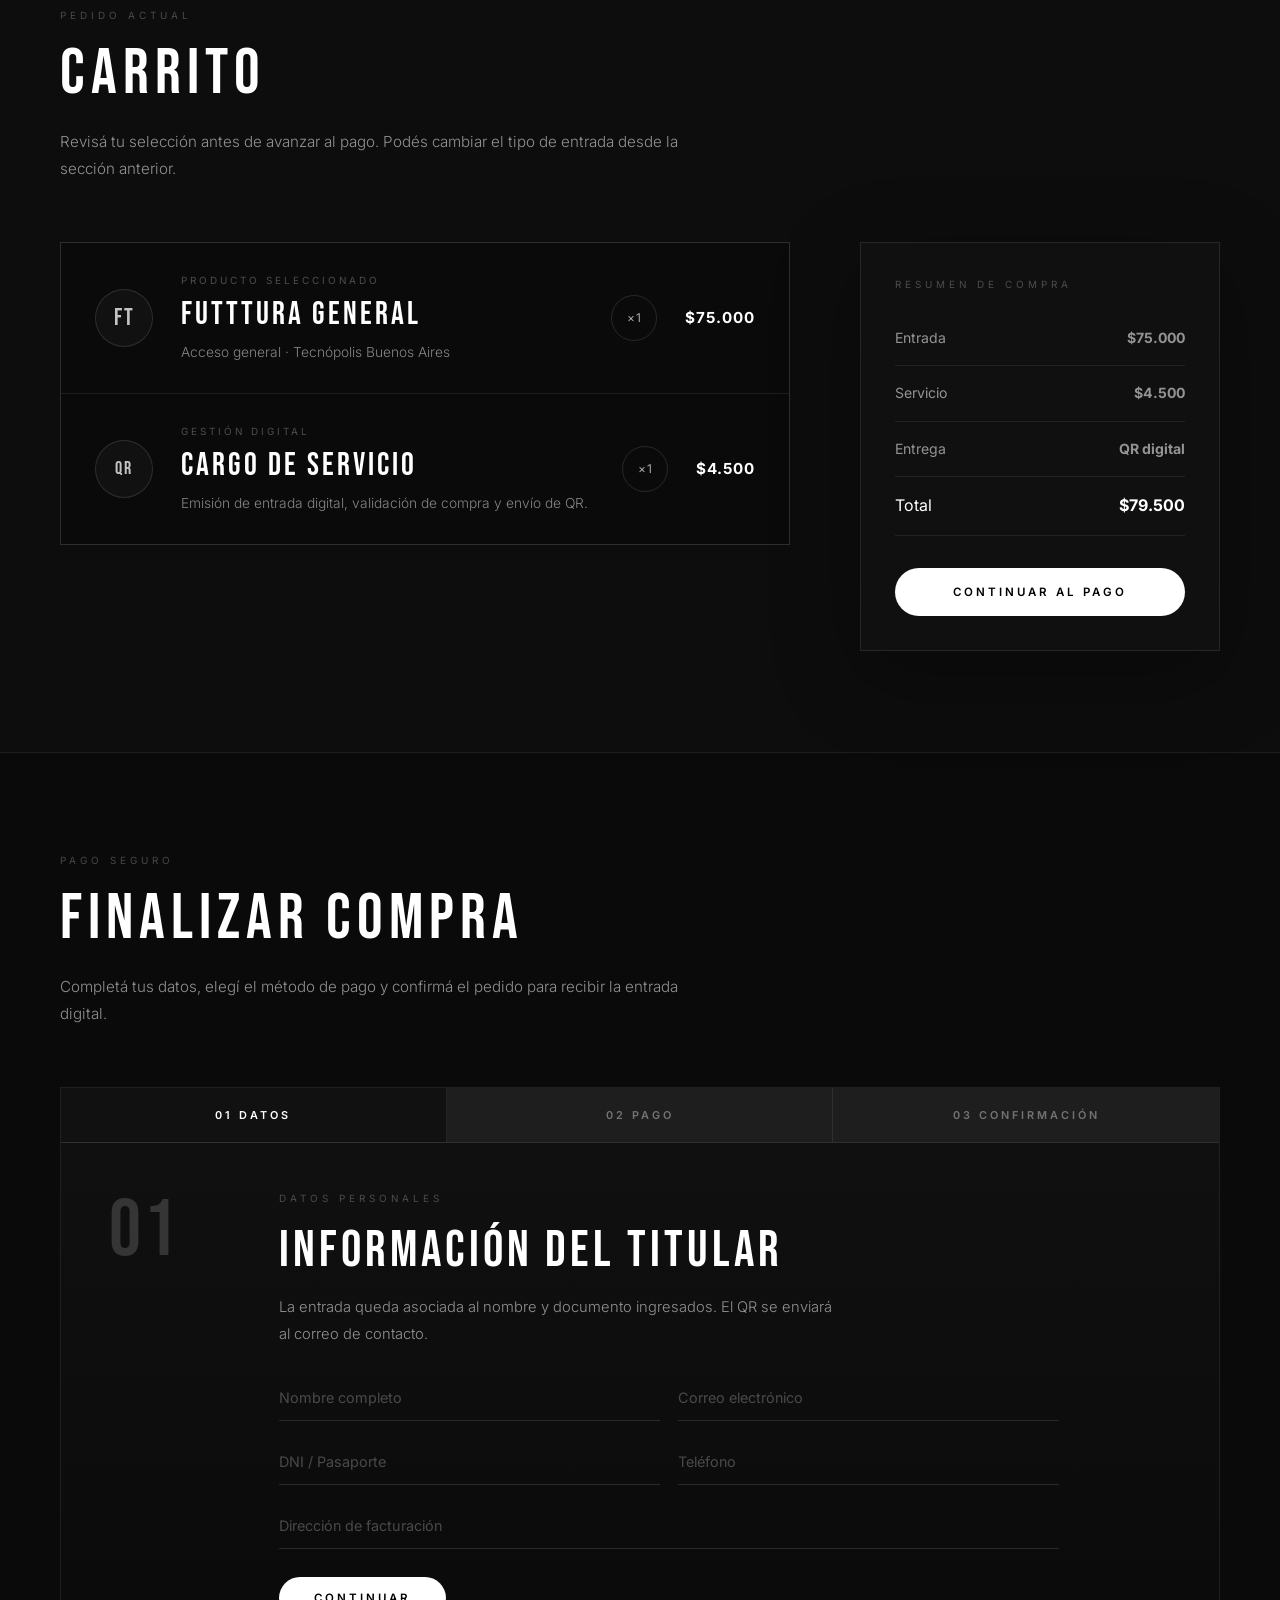
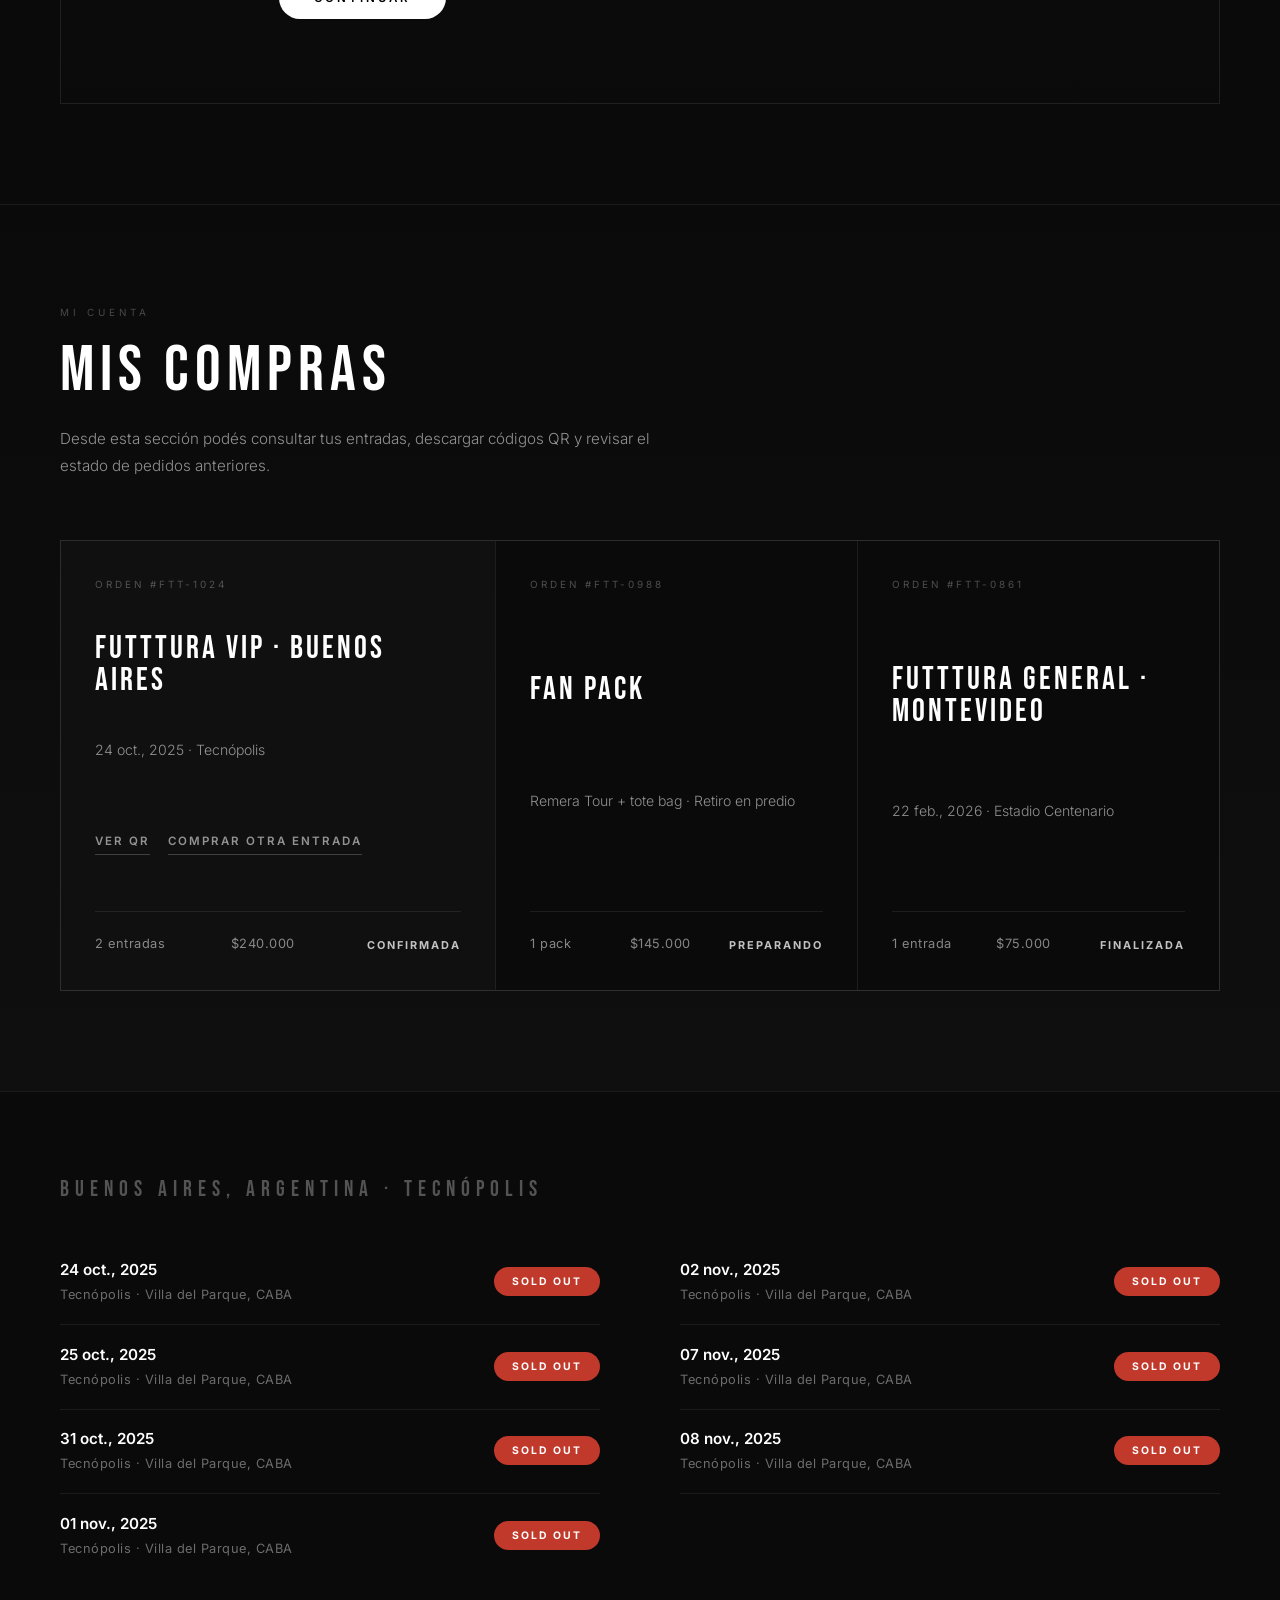
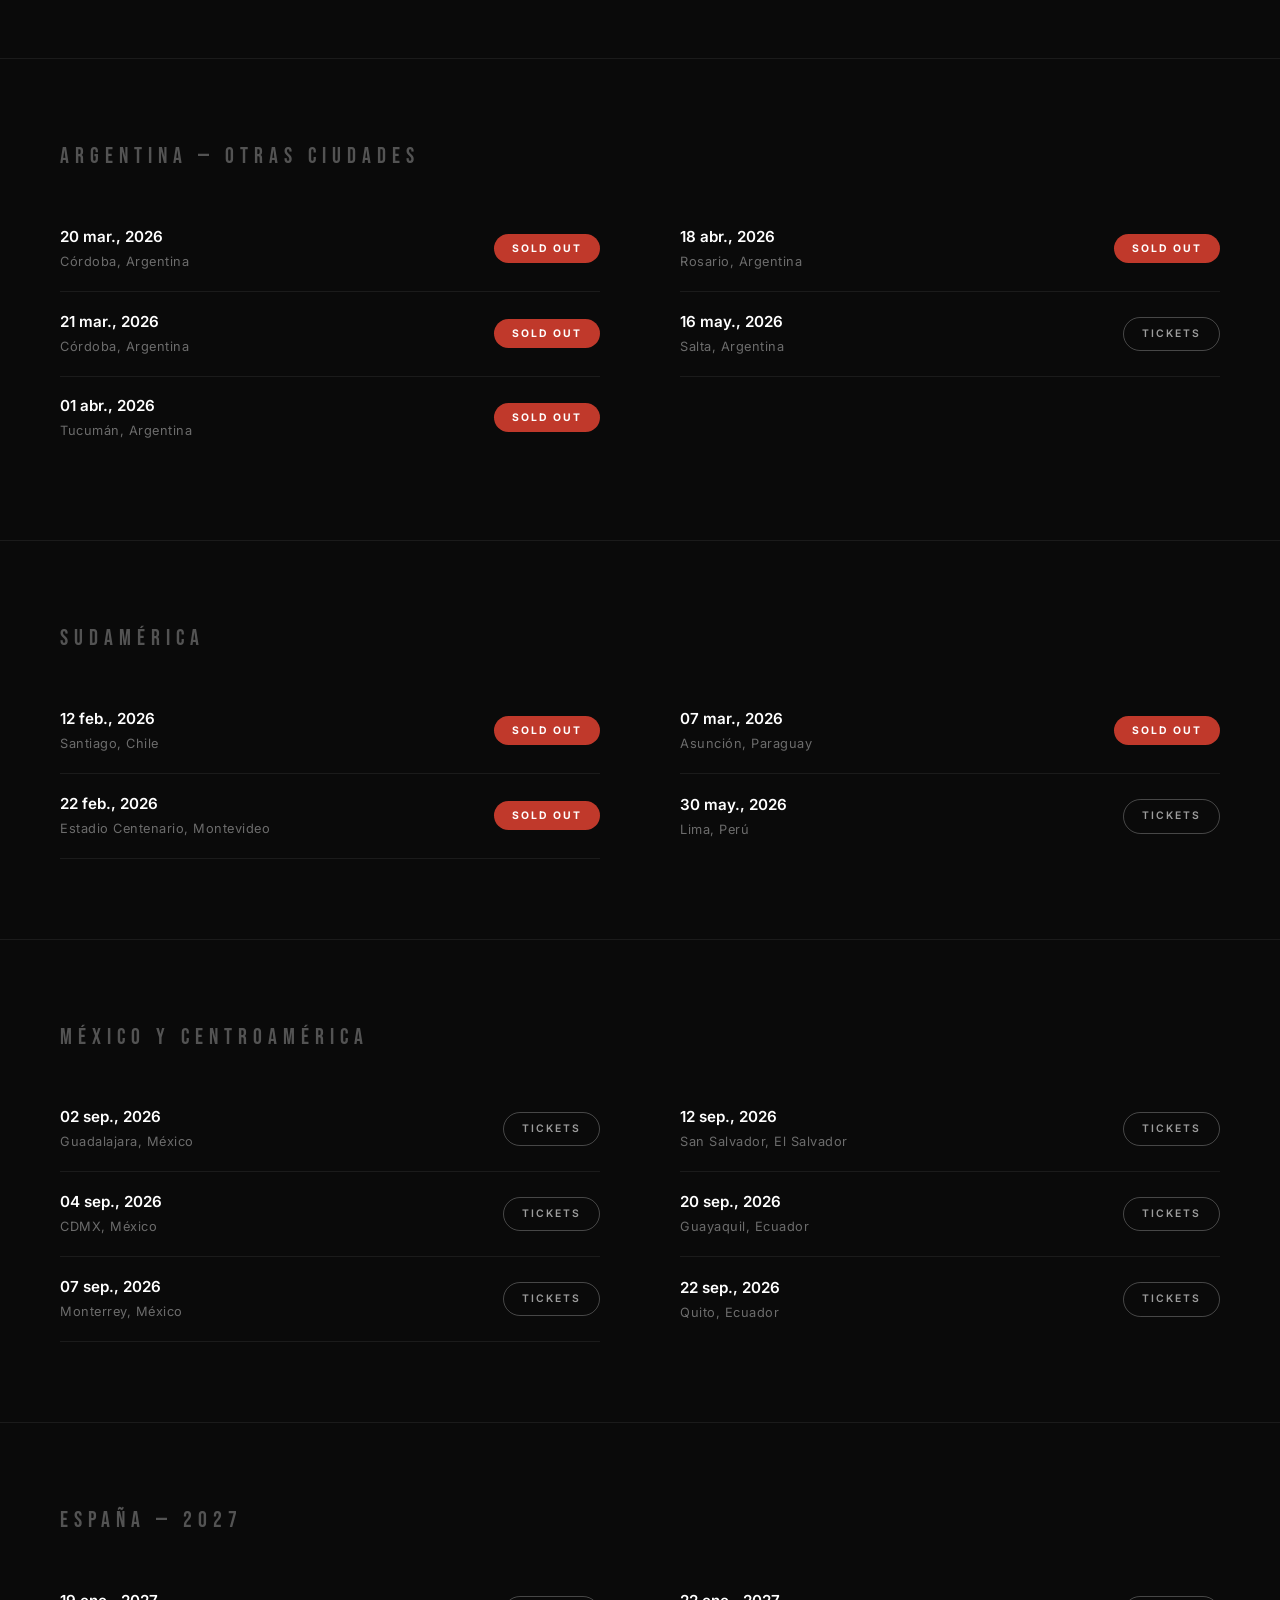
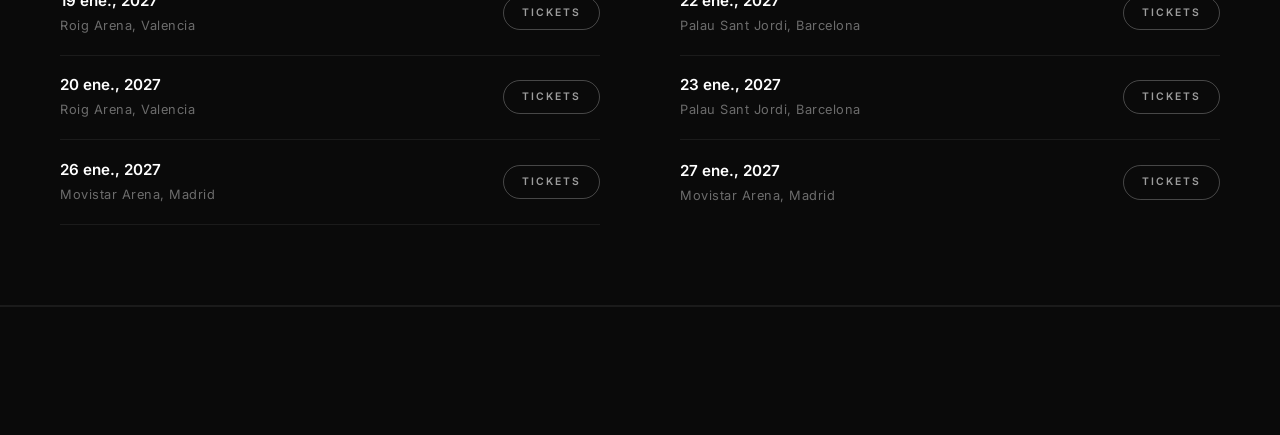
<file: tickets.html>
<!DOCTYPE html>
<html lang="es">
<head>
    <meta charset="UTF-8">
    <meta name="viewport" content="width=device-width, initial-scale=1.0">
    <title>Tickets — FUTTTURA World Tour</title>
    <link rel="stylesheet" href="css/estilos.css">
    <link href="https://fonts.googleapis.com/css2?family=Bebas+Neue&family=Playfair+Display:ital,wght@0,500;0,700;1,500&family=Inter:wght@300;400;600&display=swap" rel="stylesheet">
</head>

<body>

<header class="nav">
    <div class="logo">FUTTTURA</div>
    <input type="checkbox" id="menu-toggle" class="menu-toggle" aria-label="Abrir menú">
    <label for="menu-toggle" class="menu-btn" aria-label="Abrir menú">
        <span></span>
        <span></span>
        <span></span>
    </label>
    <nav class="nav-menu">
        <a href="index.html">Inicio</a>
        <a href="info.html">Evento</a>
        <a href="llegar.html">Cómo llegar</a>
        <a href="tickets.html" class="active">Tickets</a>
        <a href="contacto.html">Contacto</a>
    </nav>
</header>

<main>


    <!-- ENCABEZADO -->
    <div class="tickets-hero tickets-hero--shop">
        <span class="compra-eyebrow">Tickets oficiales</span>
        <h1>Elegí tu<br>experiencia</h1>
        <p>FUTTTURA — The Experience · Tecnópolis Buenos Aires</p>
        <a href="#experiencias" class="btn-hero">Comprar ahora</a>
    </div>

    <!-- EXPERIENCIAS / TIENDA ONLINE -->
    <section class="compra-online" id="experiencias">
        <div class="compra-header compra-header--wide">
            <span class="compra-eyebrow">Tienda online oficial</span>
            <h2>Entradas disponibles</h2>
            <p>
                Seleccioná el tipo de acceso para vivir FUTTTURA en Tecnópolis. Todas las entradas son digitales,
                se envían por correo electrónico e incluyen código QR personal para ingresar al predio.
            </p>
        </div>

        <div class="productos-grid productos-grid--tickets">
            <article class="producto-card producto-card--destacado is-selected" data-product="general">
                <span class="producto-label">Acceso general</span>
                <h3>FUTTTURA General</h3>
                <p>
                    Entrada individual con acceso al predio, instalaciones inmersivas, escenarios secundarios,
                    foodtrucks, zonas de descanso y show principal de TINI.
                </p>
                <ul class="producto-beneficios">
                    <li>Ingreso desde las 16:00 hs.</li>
                    <li>Acceso a los tres escenarios.</li>
                    <li>QR digital enviado por mail.</li>
                </ul>
                <div class="producto-footer">
                    <div class="producto-precio">$75.000</div>
                    <button class="btn-ticket elegir-producto" type="button"
                            data-title="FUTTTURA General"
                            data-subtitle="Acceso general · Tecnópolis Buenos Aires"
                            data-price="75000"
                            data-service="4500">
                        Elegir
                    </button>
                </div>
            </article>

            <article class="producto-card" data-product="vip">
                <span class="producto-label">Más elegida</span>
                <h3>FUTTTURA VIP</h3>
                <p>
                    Experiencia con ingreso prioritario, sector preferencial frente al escenario principal,
                    pulsera exclusiva y acceso a activaciones especiales dentro del predio.
                </p>
                <ul class="producto-beneficios">
                    <li>Ingreso prioritario.</li>
                    <li>Sector preferencial.</li>
                    <li>Pulsera FUTTTURA VIP.</li>
                </ul>
                <div class="producto-footer">
                    <div class="producto-precio">$120.000</div>
                    <button class="btn-ticket elegir-producto" type="button"
                            data-title="FUTTTURA VIP"
                            data-subtitle="Ingreso prioritario · Sector preferencial"
                            data-price="120000"
                            data-service="6500">
                        Elegir
                    </button>
                </div>
            </article>

            <article class="producto-card" data-product="pack">
                <span class="producto-label">Pack oficial</span>
                <h3>Fan Pack</h3>
                <p>
                    Combo pensado para vivir la experiencia completa: entrada general, remera oficial del tour,
                    tote bag coleccionable y acceso a preventa de merch online.
                </p>
                <ul class="producto-beneficios">
                    <li>Entrada general incluida.</li>
                    <li>Remera + tote bag oficial.</li>
                    <li>Retiro express en el predio.</li>
                </ul>
                <div class="producto-footer">
                    <div class="producto-precio">$145.000</div>
                    <button class="btn-ticket elegir-producto" type="button"
                            data-title="FUTTTURA Fan Pack"
                            data-subtitle="Entrada general + merch oficial"
                            data-price="145000"
                            data-service="7500">
                        Elegir
                    </button>
                </div>
            </article>
        </div>
    </section>

    <!-- CARRITO DE COMPRAS -->
    <section class="carrito-section" id="carrito">
        <div class="checkout-intro">
            <span class="compra-eyebrow">Pedido actual</span>
            <h2>Carrito</h2>
            <p>Revisá tu selección antes de avanzar al pago. Podés cambiar el tipo de entrada desde la sección anterior.</p>
        </div>

        <div class="carrito-layout carrito-layout--store">
            <div class="carrito-lista carrito-lista--store">
                <article class="carrito-item carrito-item--principal">
                    <div class="carrito-thumb">FT</div>
                    <div class="carrito-item-info">
                        <span>Producto seleccionado</span>
                        <h3 id="cart-title">FUTTTURA General</h3>
                        <p id="cart-subtitle">Acceso general · Tecnópolis Buenos Aires</p>
                    </div>
                    <div class="carrito-cantidad">×1</div>
                    <strong id="cart-price">$75.000</strong>
                </article>

                <article class="carrito-item carrito-item--servicio">
                    <div class="carrito-thumb carrito-thumb--small">QR</div>
                    <div class="carrito-item-info">
                        <span>Gestión digital</span>
                        <h3>Cargo de servicio</h3>
                        <p>Emisión de entrada digital, validación de compra y envío de QR.</p>
                    </div>
                    <div class="carrito-cantidad">×1</div>
                    <strong id="cart-service">$4.500</strong>
                </article>
            </div>

            <aside class="carrito-total carrito-total--store">
                <span class="compra-eyebrow">Resumen de compra</span>
                <div class="resumen-linea">
                    <span>Entrada</span>
                    <strong id="summary-product">$75.000</strong>
                </div>
                <div class="resumen-linea">
                    <span>Servicio</span>
                    <strong id="summary-service">$4.500</strong>
                </div>
                <div class="resumen-linea">
                    <span>Entrega</span>
                    <strong>QR digital</strong>
                </div>
                <div class="resumen-total">
                    <span>Total</span>
                    <strong id="summary-total">$79.500</strong>
                </div>
                <a href="#checkout" class="btn-carrito" id="go-checkout">Continuar al pago</a>
            </aside>
        </div>
    </section>

    <!-- PASARELA DE PAGO -->
    <section class="checkout-section checkout-section--real" id="checkout">
        <div class="checkout-intro">
            <span class="compra-eyebrow">Pago seguro</span>
            <h2>Finalizar compra</h2>
            <p>Completá tus datos, elegí el método de pago y confirmá el pedido para recibir la entrada digital.</p>
        </div>

        <div class="checkout-shell">
            <div class="checkout-progreso checkout-progreso--tabs" role="tablist" aria-label="Pasos de compra">
                <button class="checkout-tab active" type="button" data-step="1">01 Datos</button>
                <button class="checkout-tab" type="button" data-step="2">02 Pago</button>
                <button class="checkout-tab" type="button" data-step="3">03 Confirmación</button>
            </div>

            <article class="checkout-pantalla active" id="step-1">
                <div class="paso-numero">01</div>
                <div class="checkout-contenido">
                    <span class="compra-eyebrow">Datos personales</span>
                    <h3>Información del titular</h3>
                    <p>La entrada queda asociada al nombre y documento ingresados. El QR se enviará al correo de contacto.</p>
                    <div class="checkout-form">
                        <div class="form-doble">
                            <input type="text" placeholder="Nombre completo">
                            <input type="email" placeholder="Correo electrónico">
                        </div>
                        <div class="form-doble">
                            <input type="text" placeholder="DNI / Pasaporte">
                            <input type="text" placeholder="Teléfono">
                        </div>
                        <input type="text" placeholder="Dirección de facturación">
                    </div>
                    <button class="btn-confirmar next-step" type="button" data-next="2">Continuar</button>
                </div>
            </article>

            <article class="checkout-pantalla" id="step-2">
                <div class="paso-numero">02</div>
                <div class="checkout-contenido">
                    <span class="compra-eyebrow">Método de pago</span>
                    <h3>Elegí cómo pagar</h3>
                    <p>Podés abonar con tarjeta de crédito, débito o transferencia bancaria. Las cuotas disponibles se muestran al confirmar el medio de pago.</p>
                    <div class="metodos-pago metodos-pago--select">
                        <button class="metodo active" type="button">Crédito</button>
                        <button class="metodo" type="button">Débito</button>
                        <button class="metodo" type="button">Transferencia</button>
                    </div>
                    <div class="checkout-form">
                        <input type="text" placeholder="Número de tarjeta">
                        <input type="text" placeholder="Nombre como figura en la tarjeta">
                        <div class="form-doble">
                            <input type="text" placeholder="Vencimiento MM/AA">
                            <input type="text" placeholder="Código de seguridad">
                        </div>
                    </div>
                    <button class="btn-confirmar next-step" type="button" data-next="3">Revisar pedido</button>
                </div>
            </article>

            <article class="checkout-pantalla checkout-pantalla--final" id="step-3">
                <div class="paso-numero">03</div>
                <div class="checkout-contenido">
                    <span class="compra-eyebrow">Confirmación</span>
                    <h3>Confirmá tu compra</h3>
                    <p>Antes de finalizar, verificá que la entrada, el importe y el método de entrega sean correctos.</p>
                    <div class="confirmacion-box confirmacion-box--real">
                        <div>
                            <span>Producto</span>
                            <strong id="confirm-title">FUTTTURA General</strong>
                        </div>
                        <div>
                            <span>Total a pagar</span>
                            <strong id="confirm-total">$79.500</strong>
                        </div>
                        <div>
                            <span>Entrega</span>
                            <strong>Entrada QR digital</strong>
                        </div>
                    </div>
                    <button type="button" class="btn-confirmar" id="confirm-buy">Comprar entrada</button>
                    <p class="checkout-success" id="checkout-success">Compra confirmada. Revisá tu correo para descargar la entrada digital.</p>
                </div>
            </article>
        </div>
    </section>

    <!-- MIS COMPRAS -->
    <section class="ordenes-section ordenes-section--account" id="mis-compras">
        <div class="ordenes-header">
            <span class="compra-eyebrow">Mi cuenta</span>
            <h2>Mis compras</h2>
            <p>Desde esta sección podés consultar tus entradas, descargar códigos QR y revisar el estado de pedidos anteriores.</p>
        </div>

        <div class="ordenes-dashboard ordenes-dashboard--account">
            <article class="orden-card orden-card--grande">
                <span class="orden-id">Orden #FTT-1024</span>
                <h3>FUTTTURA VIP · Buenos Aires</h3>
                <p>24 oct., 2025 · Tecnópolis</p>
                <div class="orden-actions">
                    <a href="#checkout" class="link-accion">Ver QR</a>
                    <a href="#carrito" class="link-accion">Comprar otra entrada</a>
                </div>
                <div class="orden-meta">
                    <span>2 entradas</span>
                    <span>$240.000</span>
                    <strong>Confirmada</strong>
                </div>
            </article>

            <article class="orden-card">
                <span class="orden-id">Orden #FTT-0988</span>
                <h3>Fan Pack</h3>
                <p>Remera Tour + tote bag · Retiro en predio</p>
                <div class="orden-meta">
                    <span>1 pack</span>
                    <span>$145.000</span>
                    <strong>Preparando</strong>
                </div>
            </article>

            <article class="orden-card">
                <span class="orden-id">Orden #FTT-0861</span>
                <h3>FUTTTURA General · Montevideo</h3>
                <p>22 feb., 2026 · Estadio Centenario</p>
                <div class="orden-meta">
                    <span>1 entrada</span>
                    <span>$75.000</span>
                    <strong>Finalizada</strong>
                </div>
            </article>
        </div>
    </section>

    <!-- BUENOS AIRES -->
    <section class="tickets-seccion">
        <div class="tickets-seccion-titulo">Buenos Aires, Argentina · Tecnópolis</div>

        <div class="tour-grid">

            <div class="tour-fila">
                <div class="tour-info">
                    <div class="tour-fecha">24 oct., 2025</div>
                    <div class="tour-lugar">Tecnópolis · Villa del Parque, CABA</div>
                </div>
                <button class="btn-sold-out">Sold Out</button>
            </div>

            <div class="tour-fila">
                <div class="tour-info">
                    <div class="tour-fecha">02 nov., 2025</div>
                    <div class="tour-lugar">Tecnópolis · Villa del Parque, CABA</div>
                </div>
                <button class="btn-sold-out">Sold Out</button>
            </div>

            <div class="tour-fila">
                <div class="tour-info">
                    <div class="tour-fecha">25 oct., 2025</div>
                    <div class="tour-lugar">Tecnópolis · Villa del Parque, CABA</div>
                </div>
                <button class="btn-sold-out">Sold Out</button>
            </div>

            <div class="tour-fila">
                <div class="tour-info">
                    <div class="tour-fecha">07 nov., 2025</div>
                    <div class="tour-lugar">Tecnópolis · Villa del Parque, CABA</div>
                </div>
                <button class="btn-sold-out">Sold Out</button>
            </div>

            <div class="tour-fila">
                <div class="tour-info">
                    <div class="tour-fecha">31 oct., 2025</div>
                    <div class="tour-lugar">Tecnópolis · Villa del Parque, CABA</div>
                </div>
                <button class="btn-sold-out">Sold Out</button>
            </div>

            <div class="tour-fila">
                <div class="tour-info">
                    <div class="tour-fecha">08 nov., 2025</div>
                    <div class="tour-lugar">Tecnópolis · Villa del Parque, CABA</div>
                </div>
                <button class="btn-sold-out">Sold Out</button>
            </div>

            <div class="tour-fila">
                <div class="tour-info">
                    <div class="tour-fecha">01 nov., 2025</div>
                    <div class="tour-lugar">Tecnópolis · Villa del Parque, CABA</div>
                </div>
                <button class="btn-sold-out">Sold Out</button>
            </div>

        </div>
    </section>

    <!-- RESTO DE ARGENTINA -->
    <section class="tickets-seccion">
        <div class="tickets-seccion-titulo">Argentina — Otras ciudades</div>

        <div class="tour-grid">

            <div class="tour-fila">
                <div class="tour-info">
                    <div class="tour-fecha">20 mar., 2026</div>
                    <div class="tour-lugar">Córdoba, Argentina</div>
                </div>
                <button class="btn-sold-out">Sold Out</button>
            </div>

            <div class="tour-fila">
                <div class="tour-info">
                    <div class="tour-fecha">18 abr., 2026</div>
                    <div class="tour-lugar">Rosario, Argentina</div>
                </div>
                <button class="btn-sold-out">Sold Out</button>
            </div>

            <div class="tour-fila">
                <div class="tour-info">
                    <div class="tour-fecha">21 mar., 2026</div>
                    <div class="tour-lugar">Córdoba, Argentina</div>
                </div>
                <button class="btn-sold-out">Sold Out</button>
            </div>

            <div class="tour-fila">
                <div class="tour-info">
                    <div class="tour-fecha">16 may., 2026</div>
                    <div class="tour-lugar">Salta, Argentina</div>
                </div>
                <a href="https://fullticket.com.ar" target="_blank" class="btn-ticket">Tickets</a>
            </div>

            <div class="tour-fila">
                <div class="tour-info">
                    <div class="tour-fecha">01 abr., 2026</div>
                    <div class="tour-lugar">Tucumán, Argentina</div>
                </div>
                <button class="btn-sold-out">Sold Out</button>
            </div>

        </div>
    </section>

    <!-- SUDAMÉRICA -->
    <section class="tickets-seccion">
        <div class="tickets-seccion-titulo">Sudamérica</div>

        <div class="tour-grid">

            <div class="tour-fila">
                <div class="tour-info">
                    <div class="tour-fecha">12 feb., 2026</div>
                    <div class="tour-lugar">Santiago, Chile</div>
                </div>
                <button class="btn-sold-out">Sold Out</button>
            </div>

            <div class="tour-fila">
                <div class="tour-info">
                    <div class="tour-fecha">07 mar., 2026</div>
                    <div class="tour-lugar">Asunción, Paraguay</div>
                </div>
                <button class="btn-sold-out">Sold Out</button>
            </div>

            <div class="tour-fila">
                <div class="tour-info">
                    <div class="tour-fecha">22 feb., 2026</div>
                    <div class="tour-lugar">Estadio Centenario, Montevideo</div>
                </div>
                <button class="btn-sold-out">Sold Out</button>
            </div>

            <div class="tour-fila">
                <div class="tour-info">
                    <div class="tour-fecha">30 may., 2026</div>
                    <div class="tour-lugar">Lima, Perú</div>
                </div>
                <a href="https://joinnus.com" target="_blank" class="btn-ticket">Tickets</a>
            </div>

        </div>
    </section>

    <!-- CENTROAMÉRICA + MÉXICO -->
    <section class="tickets-seccion">
        <div class="tickets-seccion-titulo">México y Centroamérica</div>

        <div class="tour-grid">

            <div class="tour-fila">
                <div class="tour-info">
                    <div class="tour-fecha">02 sep., 2026</div>
                    <div class="tour-lugar">Guadalajara, México</div>
                </div>
                <a href="https://ticketmaster.com.mx" target="_blank" class="btn-ticket">Tickets</a>
            </div>

            <div class="tour-fila">
                <div class="tour-info">
                    <div class="tour-fecha">12 sep., 2026</div>
                    <div class="tour-lugar">San Salvador, El Salvador</div>
                </div>
                <a href="https://ticketmaster.com" target="_blank" class="btn-ticket">Tickets</a>
            </div>

            <div class="tour-fila">
                <div class="tour-info">
                    <div class="tour-fecha">04 sep., 2026</div>
                    <div class="tour-lugar">CDMX, México</div>
                </div>
                <a href="https://ticketmaster.com.mx" target="_blank" class="btn-ticket">Tickets</a>
            </div>

            <div class="tour-fila">
                <div class="tour-info">
                    <div class="tour-fecha">20 sep., 2026</div>
                    <div class="tour-lugar">Guayaquil, Ecuador</div>
                </div>
                <a href="https://ticketmaster.com" target="_blank" class="btn-ticket">Tickets</a>
            </div>

            <div class="tour-fila">
                <div class="tour-info">
                    <div class="tour-fecha">07 sep., 2026</div>
                    <div class="tour-lugar">Monterrey, México</div>
                </div>
                <a href="https://ticketmaster.com.mx" target="_blank" class="btn-ticket">Tickets</a>
            </div>

            <div class="tour-fila">
                <div class="tour-info">
                    <div class="tour-fecha">22 sep., 2026</div>
                    <div class="tour-lugar">Quito, Ecuador</div>
                </div>
                <a href="https://ticketmaster.com" target="_blank" class="btn-ticket">Tickets</a>
            </div>

        </div>
    </section>

    <!-- ESPAÑA -->
    <section class="tickets-seccion">
        <div class="tickets-seccion-titulo">España — 2027</div>

        <div class="tour-grid">

            <div class="tour-fila">
                <div class="tour-info">
                    <div class="tour-fecha">19 ene., 2027</div>
                    <div class="tour-lugar">Roig Arena, Valencia</div>
                </div>
                <a href="https://ticketmaster.es" target="_blank" class="btn-ticket">Tickets</a>
            </div>

            <div class="tour-fila">
                <div class="tour-info">
                    <div class="tour-fecha">22 ene., 2027</div>
                    <div class="tour-lugar">Palau Sant Jordi, Barcelona</div>
                </div>
                <a href="https://ticketmaster.es" target="_blank" class="btn-ticket">Tickets</a>
            </div>

            <div class="tour-fila">
                <div class="tour-info">
                    <div class="tour-fecha">20 ene., 2027</div>
                    <div class="tour-lugar">Roig Arena, Valencia</div>
                </div>
                <a href="https://ticketmaster.es" target="_blank" class="btn-ticket">Tickets</a>
            </div>

            <div class="tour-fila">
                <div class="tour-info">
                    <div class="tour-fecha">23 ene., 2027</div>
                    <div class="tour-lugar">Palau Sant Jordi, Barcelona</div>
                </div>
                <a href="https://ticketmaster.es" target="_blank" class="btn-ticket">Tickets</a>
            </div>

            <div class="tour-fila">
                <div class="tour-info">
                    <div class="tour-fecha">26 ene., 2027</div>
                    <div class="tour-lugar">Movistar Arena, Madrid</div>
                </div>
                <a href="https://ticketmaster.es" target="_blank" class="btn-ticket">Tickets</a>
            </div>

            <div class="tour-fila">
                <div class="tour-info">
                    <div class="tour-fecha">27 ene., 2027</div>
                    <div class="tour-lugar">Movistar Arena, Madrid</div>
                </div>
                <a href="https://ticketmaster.es" target="_blank" class="btn-ticket">Tickets</a>
            </div>

        </div>
    </section>

</main>

<footer>
    <div class="footer-logo">FUTTTURA</div>
    <p class="footer-copy">© 2025 FUTTTURA - The Experience</p>
    <div class="footer-links">
        <a href="https://instagram.com/tinistoessel" target="_blank">Instagram</a>
        <a href="https://www.tiktok.com/@tinistoessel" target="_blank">TikTok</a>
        <a href="https://open.spotify.com/intl-es/artist/7vXDAI8JwjW531ouMGbfcp"_blank">Spotify</a>
    </div>
</footer>


<script>
    const formatARS = (value) => new Intl.NumberFormat('es-AR').format(value);

    function setProduct(button) {
        const title = button.dataset.title;
        const subtitle = button.dataset.subtitle;
        const price = Number(button.dataset.price);
        const service = Number(button.dataset.service);
        const total = price + service;

        document.querySelectorAll('.producto-card').forEach(card => card.classList.remove('is-selected'));
        button.closest('.producto-card').classList.add('is-selected');

        document.getElementById('cart-title').textContent = title;
        document.getElementById('cart-subtitle').textContent = subtitle;
        document.getElementById('cart-price').textContent = '$' + formatARS(price);
        document.getElementById('cart-service').textContent = '$' + formatARS(service);
        document.getElementById('summary-product').textContent = '$' + formatARS(price);
        document.getElementById('summary-service').textContent = '$' + formatARS(service);
        document.getElementById('summary-total').textContent = '$' + formatARS(total);
        document.getElementById('confirm-title').textContent = title;
        document.getElementById('confirm-total').textContent = '$' + formatARS(total);
        document.getElementById('checkout-success').classList.remove('visible');
    }

    document.querySelectorAll('.elegir-producto').forEach(button => {
        button.addEventListener('click', () => {
            setProduct(button);
            document.getElementById('carrito').scrollIntoView({ behavior: 'smooth' });
        });
    });

    function showStep(step) {
        document.querySelectorAll('.checkout-tab').forEach(tab => {
            tab.classList.toggle('active', tab.dataset.step === String(step));
        });
        document.querySelectorAll('.checkout-pantalla').forEach(panel => {
            panel.classList.toggle('active', panel.id === 'step-' + step);
        });
        document.getElementById('checkout').scrollIntoView({ behavior: 'smooth' });
    }

    document.querySelectorAll('.checkout-tab').forEach(tab => {
        tab.addEventListener('click', () => showStep(tab.dataset.step));
    });

    document.querySelectorAll('.next-step').forEach(button => {
        button.addEventListener('click', () => showStep(button.dataset.next));
    });

    document.querySelectorAll('.metodo').forEach(button => {
        button.addEventListener('click', () => {
            document.querySelectorAll('.metodo').forEach(metodo => metodo.classList.remove('active'));
            button.classList.add('active');
        });
    });

    document.getElementById('confirm-buy').addEventListener('click', () => {
        document.getElementById('checkout-success').classList.add('visible');
    });
</script>

<script src="js/animaciones.js"></script>

</body>
</html>
</file>
<file: css/estilos.css>
/* nuevo */
* {
    margin: 0;
    padding: 0;
    box-sizing: border-box;
}

/* BASE */
body {
    font-family: 'Inter', sans-serif;
    background-color: #0a0a0a;
    color: #ffffff;
    line-height: 1.6;
}

/* TIPOGRAFÍA */
.display {
    font-family: 'Bebas Neue', sans-serif;
    letter-spacing: 3px;
}


.split p strong,
.intro-text strong,
.text-block p strong,
.faq-item p strong,
.highlight p strong {
    color: #ffffff;
    font-weight: 600;
    opacity: 1;
}

/* CONTENEDOR */
.container {
    max-width: 1200px;
    margin: 0 auto;
    padding: 0 60px;
}

/* NAV */
.nav {
    position: fixed;
    top: 0;
    width: 100%;
    padding: 25px 60px;
    display: flex;
    justify-content: space-between;
    align-items: center;
    background: rgba(10, 10, 10, 0.75);
    backdrop-filter: blur(12px);
    z-index: 1000;
    border-bottom: 1px solid rgba(255,255,255,0.05);
}

.logo {
    font-family: 'Bebas Neue', sans-serif;
    font-size: 1.3rem;
    letter-spacing: 6px;
    text-transform: uppercase;
}

.nav nav a {
    margin-left: 36px;
    text-decoration: none;
    color: rgba(255,255,255,0.6);
    font-size: 0.78rem;
    letter-spacing: 2px;
    text-transform: uppercase;
    transition: color 0.3s;
}

.nav nav a:hover {
    color: #ffffff;
}

.nav nav a.active {
    color: #ffffff;
    border-bottom: 1px solid rgba(255,255,255,0.7);
    padding-bottom: 2px;
}

/* ============================
   HERO — INDEX
============================ */
.hero {
    height: 100vh;
    position: relative;
    overflow: hidden;
}

.hero img {
    width: 100%;
    height: 100%;
    object-fit: cover;
    object-position: center top;
}

.hero-overlay {
    position: absolute;
    inset: 0;
    background: linear-gradient(to top, #0a0a0a 12%, rgba(10,10,10,0.35) 60%, transparent 100%);
}

.hero-text {
    position: absolute;
    bottom: 100px;
    left: 60px;
    max-width: 560px;
}

.hero h1 {
    font-family: 'Bebas Neue', sans-serif;
    font-size: 7rem;
    font-weight: 400;
    line-height: 0.95;
    letter-spacing: 6px;
}

.hero p {
    margin-top: 18px;
    font-size: 1rem;
    opacity: 0.7;
    font-weight: 300;
    letter-spacing: 1px;
    max-width: 420px;
}

/* ============================
   INTRO
============================ */
.intro {
    padding: 120px 60px;
    text-align: center;
    border-bottom: 1px solid rgba(255,255,255,0.07);
}

.intro-text {
    max-width: 720px;
    margin: auto;
    font-size: 1.25rem;
    line-height: 1.85;
    opacity: 0.8;
    font-weight: 300;
}

/* ============================
   GRID HOME
============================ */
.grid-home {
    display: grid;
    grid-template-columns: 1fr 1fr;
}

.grid-item {
    position: relative;
    overflow: hidden;
}

.grid-item img {
    width: 100%;
    height: 480px;
    object-fit: cover;
    transition: transform 0.6s ease;
    display: block;
}

.grid-item:hover img {
    transform: scale(1.04);
}

.grid-item-overlay {
    position: absolute;
    inset: 0;
    background: linear-gradient(to top, rgba(10,10,10,0.8) 0%, transparent 55%);
}

.grid-text {
    position: absolute;
    bottom: 36px;
    left: 36px;
}

.grid-text h3 {
    font-family: 'Bebas Neue', sans-serif;
    font-size: 2.6rem;
    font-weight: 400;
    letter-spacing: 4px;
    margin-bottom: 10px;
}

.grid-text a {
    display: inline-block;
    font-size: 0.78rem;
    color: rgba(255,255,255,0.7);
    text-decoration: none;
    letter-spacing: 2px;
    text-transform: uppercase;
    border-bottom: 1px solid rgba(255,255,255,0.4);
    padding-bottom: 2px;
    transition: color 0.2s, border-color 0.2s;
}

.grid-text a:hover {
    color: #fff;
    border-color: #fff;
}

/* ============================
   HERO PÁGINAS INTERNAS
============================ */
.evento-hero {
    height: 78vh;
    position: relative;
    overflow: hidden;
}

.evento-hero img {
    width: 100%;
    height: 100%;
    object-fit: cover;
    object-position: center 20%;
    display: block;
}

.evento-overlay {
    position: absolute;
    inset: 0;
    background: linear-gradient(to top, #0a0a0a 8%, rgba(10,10,10,0.4) 55%, transparent 100%);
}

.evento-hero-text {
    position: absolute;
    bottom: 80px;
    left: 60px;
    max-width: 600px;
}

.evento-hero-text h1 {
    font-family: 'Bebas Neue', sans-serif;
    font-size: 5rem;
    font-weight: 400;
    line-height: 1;
    letter-spacing: 4px;
}

.evento-hero-text p {
    margin-top: 14px;
    font-size: 0.8rem;
    opacity: 0.5;
    letter-spacing: 3px;
    text-transform: uppercase;
}

/* ============================
   SECCIONES GENERALES
============================ */
.section {
    padding: 120px 0;
}

.title {
    font-family: 'Bebas Neue', sans-serif;
    font-size: 4rem;
    font-weight: 400;
    margin-bottom: 70px;
    line-height: 1;
    letter-spacing: 4px;
}

/* ============================
   LAYOUT SPLIT
============================ */
.split {
    display: grid;
    grid-template-columns: 1fr 1fr;
    gap: 80px;
    margin-bottom: 100px;
    align-items: center;
}

.split:last-child {
    margin-bottom: 0;
}

.reverse {
    direction: rtl;
}

.reverse * {
    direction: ltr;
}

.split h2 {
    font-family: 'Bebas Neue', sans-serif;
    font-size: 2.8rem;
    font-weight: 400;
    margin-bottom: 20px;
    line-height: 1;
    letter-spacing: 3px;
}

.split p {
    font-size: 0.95rem;
    opacity: 0.75;
    line-height: 1.8;
}

/* ============================
   HIGHLIGHT
============================ */
.highlight {
    background: linear-gradient(180deg, #131313 0%, #0e0e0e 100%);
    padding: 110px 60px 0;
    text-align: center;
    border-top: 1px solid rgba(255,255,255,0.06);
    border-bottom: 1px solid rgba(255,255,255,0.06);
}

.highlight-eyebrow {
    display: block;
    font-size: 0.68rem;
    letter-spacing: 5px;
    text-transform: uppercase;
    color: rgba(255,255,255,0.28);
    margin-bottom: 28px;
}

.highlight h2 {
    font-family: 'Bebas Neue', sans-serif;
    font-size: 5.5rem;
    font-weight: 400;
    margin-bottom: 24px;
    max-width: 820px;
    margin-left: auto;
    margin-right: auto;
    line-height: 0.95;
    letter-spacing: 4px;
}

.highlight p {
    font-size: 1rem;
    opacity: 0.5;
    max-width: 500px;
    margin: 0 auto;
    line-height: 1.85;
    font-weight: 300;
}

/* ============================
   GRILLA  — PÁGINA EVENTO
============================ */
.info-cards {
    display: grid;
    grid-template-columns: repeat(3, 1fr);
    border-top: 1px solid rgba(255,255,255,0.07);
}

.info-card {
    border-right: 1px solid rgba(255,255,255,0.07);
    border-bottom: 1px solid rgba(255,255,255,0.07);
    display: flex;
    flex-direction: column;
}

.info-card:nth-child(3),
.info-card:nth-child(6) {
    border-right: none;
}

.info-card-img {
    overflow: hidden;
    flex-shrink: 0;
}

.info-card-img img {
    width: 100%;
    height: 240px;
    object-fit: cover;
    display: block;
    transition: transform 0.6s ease;
}

.info-card:hover .info-card-img img {
    transform: scale(1.04);
}

.info-card-body {
    padding: 36px 36px 44px;
    display: flex;
    flex-direction: column;
    flex: 1;
}

.info-card-label {
    display: block;
    font-size: 0.62rem;
    letter-spacing: 4px;
    text-transform: uppercase;
    color: rgba(255,255,255,0.25);
    margin-bottom: 14px;
}

.info-card-body h3 {
    font-family: 'Bebas Neue', sans-serif;
    font-size: 1.8rem;
    font-weight: 400;
    letter-spacing: 2px;
    margin-bottom: 16px;
    line-height: 1.05;
}

.info-card-body p {
    font-size: 0.88rem;
    opacity: 0.6;
    line-height: 1.8;
    flex: 1;
}

.info-card-body .link-accion {
    margin-top: 20px;
}


.stat-value {
    font-family: 'Bebas Neue', sans-serif;
    font-size: 4rem !important;
    letter-spacing: 3px;
    line-height: 1 !important;
    margin-bottom: 14px !important;
    color: #fff;
}


.fw-image {
    position: relative;
    height: 520px;
    overflow: hidden;
}

.fw-image img {
    width: 100%;
    height: 100%;
    object-fit: cover;
    object-position: center 30%;
    display: block;
}

.fw-image-overlay {
    position: absolute;
    inset: 0;
    background: linear-gradient(to bottom, rgba(10,10,10,0.25) 0%, rgba(10,10,10,0.55) 100%);
}

/* SECCIÓN MERCH */
.merch-section {
    padding: 120px 60px;
    text-align: center;
    border-bottom: 1px solid rgba(255,255,255,0.07);
}

.merch-section h2 {
    font-family: 'Bebas Neue', sans-serif;
    font-size: 5rem;
    font-weight: 400;
    letter-spacing: 6px;
    line-height: 1;
    margin-bottom: 28px;
}

.merch-section p {
    font-size: 1rem;
    opacity: 0.6;
    max-width: 520px;
    margin: 0 auto;
    line-height: 1.85;
    font-weight: 300;
}

/* DATOS DEL EVENTO */
.datos-evento {
    display: grid;
    grid-template-columns: repeat(3, 1fr);
    margin-top: 90px;
    border-top: 1px solid rgba(255,255,255,0.08);
}

.dato-item {
    padding: 48px 40px;
    border-right: 1px solid rgba(255,255,255,0.08);
    text-align: left;
}

.dato-item:nth-child(3),
.dato-item:nth-child(6) {
    border-right: none;
}

.dato-item:nth-child(4),
.dato-item:nth-child(5),
.dato-item:nth-child(6) {
    border-top: 1px solid rgba(255,255,255,0.08);
}

.dato-item span {
    display: block;
    font-size: 0.62rem;
    letter-spacing: 4px;
    text-transform: uppercase;
    color: rgba(255,255,255,0.25);
    margin-bottom: 14px;
}

.dato-item p {
    font-family: 'Inter', sans-serif;
    font-size: 1.05rem;
    font-weight: 600;
    letter-spacing: 0.3px;
    opacity: 1 !important;
    line-height: 1.3;
    color: #fff;
}

/* IMÁGENES EN SPLIT */
.split img {
    width: 100%;
    height: 440px;
    object-fit: cover;
    display: block;
}

/* ============================
   CÓMO LLEGAR
============================ */
.text-block h2 {
    font-family: 'Bebas Neue', sans-serif;
    font-size: 2.4rem;
    margin-bottom: 20px;
    font-weight: 400;
    letter-spacing: 3px;
}

.text-block p {
    opacity: 0.75;
    font-size: 0.95rem;
    line-height: 1.8;
    margin-bottom: 16px;
}

.data {
    list-style: none;
    margin-top: 28px;
    border-top: 1px solid rgba(255,255,255,0.08);
}

.data li {
    padding: 16px 0;
    border-bottom: 1px solid rgba(255,255,255,0.08);
    font-size: 0.9rem;
    display: flex;
    gap: 14px;
    align-items: flex-start;
}

.data li strong {
    color: #fff;
    min-width: 110px;
    opacity: 1;
    font-size: 0.78rem;
    letter-spacing: 1px;
    text-transform: uppercase;
    padding-top: 2px;
}

.data li span {
    opacity: 0.6;
    line-height: 1.6;
}

.map-full {
    margin-top: 80px;
}

.map-full iframe {
    width: 100%;
    height: 460px;
    border: none;
    display: block;
    filter: grayscale(25%) contrast(1.1);
}

/* ============================
   PÁGINA CONTACTO
============================ */
.contacto-section {
    padding: 80px 0 100px;
}

.contacto-grid {
    display: grid;
    grid-template-columns: 1fr 1fr;
    gap: 100px;
    align-items: start;
}

.contacto-eyebrow {
    display: block;
    font-size: 0.62rem;
    letter-spacing: 4px;
    text-transform: uppercase;
    color: rgba(255,255,255,0.25);
    margin-bottom: 14px;
}

.contacto-titulo {
    font-family: 'Bebas Neue', sans-serif;
    font-size: 2.8rem;
    font-weight: 400;
    letter-spacing: 3px;
    line-height: 1;
    margin-bottom: 36px;
}

/*  FAQ */
.faq-acordeon {
    border-top: 1px solid rgba(255,255,255,0.08);
}

.faq-item {
    border-bottom: 1px solid rgba(255,255,255,0.08);
}

.faq-trigger {
    width: 100%;
    display: flex;
    align-items: center;
    justify-content: space-between;
    gap: 16px;
    padding: 20px 0;
    background: transparent;
    border: none;
    color: #fff;
    cursor: pointer;
    text-align: left;
    font-family: 'Inter', sans-serif;
    font-size: 0.88rem;
    font-weight: 600;
    letter-spacing: 0.3px;
    transition: opacity 0.2s;
}

.faq-trigger:hover {
    opacity: 0.7;
}

.faq-icon {
    font-size: 1.3rem;
    font-weight: 300;
    line-height: 1;
    flex-shrink: 0;
    color: rgba(255,255,255,0.4);
    transition: transform 0.3s ease, color 0.2s;
}

.faq-item.open .faq-icon {
    color: #fff;
}

.faq-body {
    max-height: 0;
    overflow: hidden;
    transition: max-height 0.35s ease, padding 0.3s ease;
}

.faq-body p {
    padding-bottom: 20px;
    font-size: 0.85rem;
    opacity: 0.55;
    line-height: 1.8;
}

.faq-item.open .faq-body {
    max-height: 200px;
}

/* ============================
   FORMULARIO + FAQ
============================ */
.form-block input,
.form-block textarea {
    width: 100%;
    padding: 14px 0;
    margin-bottom: 24px;
    border: none;
    border-bottom: 1px solid rgba(255,255,255,0.12);
    background: transparent;
    color: white;
    font-size: 0.9rem;
    font-family: 'Inter', sans-serif;
    outline: none;
    transition: border-color 0.3s;
}

.form-block input::placeholder,
.form-block textarea::placeholder {
    color: rgba(255,255,255,0.25);
}

.form-block input:focus,
.form-block textarea:focus {
    border-bottom-color: rgba(255,255,255,0.55);
}

.form-block textarea {
    min-height: 130px;
    resize: none;
}

.form-block button {
    margin-top: 10px;
    padding: 14px 44px;
    background: white;
    color: black;
    border: none;
    cursor: pointer;
    font-size: 0.75rem;
    letter-spacing: 3px;
    text-transform: uppercase;
    font-family: 'Inter', sans-serif;
    font-weight: 600;
    transition: opacity 0.3s;
}

.form-block button:hover {
    opacity: 0.75;
}

/* (FAQ accordion styles moved to sección CONTACTO) */

/* ============================
   FOOTER
============================ */
footer {
    padding: 52px 60px;
    display: flex;
    justify-content: space-between;
    align-items: center;
    border-top: 1px solid rgba(255,255,255,0.07);
}

/* ============================
   BOTÓN - tickets
============================ */
.btn-hero {
    display: inline-block;
    margin-top: 28px;
    padding: 13px 36px;
    border: 1px solid rgba(255,255,255,0.55);
    border-radius: 100px;
    font-family: 'Inter', sans-serif;
    font-size: 0.72rem;
    font-weight: 600;
    letter-spacing: 3px;
    text-transform: uppercase;
    text-decoration: none;
    color: #fff;
    transition: background 0.25s ease, color 0.25s ease, border-color 0.25s ease;
}

.btn-hero:hover {
    background: #fff;
    color: #000;
    border-color: #fff;
}

/* ============================
   LINKS  (setlist, merch, etc.)
============================ */
.link-accion {
    display: inline-flex;
    align-items: center;
    gap: 8px;
    margin-top: 24px;
    font-family: 'Inter', sans-serif;
    font-size: 0.72rem;
    font-weight: 600;
    letter-spacing: 2px;
    text-transform: uppercase;
    text-decoration: none;
    color: rgba(255,255,255,0.55);
    border-bottom: 1px solid rgba(255,255,255,0.2);
    padding-bottom: 3px;
    transition: color 0.2s ease, border-color 0.2s ease;
}

.link-accion:hover {
    color: #fff;
    border-color: rgba(255,255,255,0.7);
}

/* ============================
   SECCIÓN WORLD TOUR
============================ */
.world-tour {
    padding: 100px 60px;
    border-bottom: 1px solid rgba(255,255,255,0.07);
}

.world-tour-header {
    display: flex;
    justify-content: space-between;
    align-items: flex-end;
    margin-bottom: 60px;
}

.world-tour-header h2 {
    font-family: 'Bebas Neue', sans-serif;
    font-size: 4rem;
    letter-spacing: 6px;
    line-height: 1;
}

.world-tour-header a {
    font-size: 0.75rem;
    letter-spacing: 2px;
    text-transform: uppercase;
    color: rgba(255,255,255,0.45);
    text-decoration: none;
    border-bottom: 1px solid rgba(255,255,255,0.2);
    padding-bottom: 2px;
    transition: color 0.2s;
}

.world-tour-header a:hover { color: #fff; }

.tour-grid {
    display: grid;
    grid-template-columns: 1fr 1fr;
    gap: 0 80px;
}

.tour-fila {
    display: flex;
    align-items: center;
    justify-content: space-between;
    padding: 18px 0;
    border-bottom: 1px solid rgba(255,255,255,0.07);
    gap: 16px;
}

.tour-fila:last-child { border-bottom: none; }

.tour-info { flex: 1; }

.tour-fecha {
    font-size: 0.95rem;
    font-weight: 600;
    color: #fff;
    margin-bottom: 3px;
}

.tour-lugar {
    font-size: 0.8rem;
    color: rgba(255,255,255,0.4);
    letter-spacing: 0.5px;
}

.btn-sold-out {
    padding: 8px 18px;
    font-size: 0.65rem;
    letter-spacing: 2px;
    text-transform: uppercase;
    font-family: 'Inter', sans-serif;
    font-weight: 700;
    background: #c0392b;
    color: #fff;
    border: none;
    border-radius: 40px;
    white-space: nowrap;
    flex-shrink: 0;
}

.btn-ticket {
    padding: 8px 18px;
    font-size: 0.65rem;
    letter-spacing: 2px;
    text-transform: uppercase;
    font-family: 'Inter', sans-serif;
    font-weight: 600;
    background: transparent;
    color: rgba(255,255,255,0.6);
    border: 1px solid rgba(255,255,255,0.25);
    border-radius: 40px;
    text-decoration: none;
    white-space: nowrap;
    flex-shrink: 0;
    transition: background 0.2s, color 0.2s;
}

.btn-ticket:hover {
    background: #fff;
    color: #000;
}

.tour-separador {
    grid-column: 1 / -1;
    height: 1px;
    background: rgba(255,255,255,0.12);
    margin: 16px 0;
}

/* ============================
   PÁGINA TICKETS — encabezado
============================ */
.tickets-hero {
    padding: 160px 60px 80px;
    border-bottom: 1px solid rgba(255,255,255,0.07);
}

.tickets-hero h1 {
    font-family: 'Bebas Neue', sans-serif;
    font-size: 6rem;
    letter-spacing: 8px;
    line-height: 0.95;
    margin-bottom: 24px;
}

.tickets-hero p {
    font-size: 0.9rem;
    color: rgba(255,255,255,0.45);
    letter-spacing: 2px;
    text-transform: uppercase;
}

.tickets-seccion {
    padding: 80px 60px;
    border-bottom: 1px solid rgba(255,255,255,0.07);
}

.tickets-seccion-titulo {
    font-family: 'Bebas Neue', sans-serif;
    font-size: 1.4rem;
    letter-spacing: 6px;
    color: rgba(255,255,255,0.3);
    margin-bottom: 32px;
    text-transform: uppercase;
}

/* ============================
   FOOTER
============================ */
.footer-logo {
    font-family: 'Bebas Neue', sans-serif;
    font-size: 0.95rem;
    letter-spacing: 4px;
    text-transform: uppercase;
}

.footer-copy {
    font-size: 0.72rem;
    opacity: 0.3;
    letter-spacing: 1px;
}

.footer-links {
    display: flex;
    gap: 28px;
}

.footer-links a {
    font-size: 0.72rem;
    color: rgba(255,255,255,0.35);
    text-decoration: none;
    letter-spacing: 2px;
    text-transform: uppercase;
    transition: color 0.2s;
}

.footer-links a:hover {
    color: #fff;
}

/* ============================
   PARCIAL 2 — TIENDA / CHECKOUT
   Se agregan estilos usando la misma estética visual existente
============================ */
.compra-online,
.checkout-section,
.ordenes-section {
    padding: 100px 60px;
    border-bottom: 1px solid rgba(255,255,255,0.07);
}

.compra-header,
.checkout-intro,
.ordenes-header {
    max-width: 640px;
    margin-bottom: 60px;
}

.compra-eyebrow {
    display: block;
    font-size: 0.62rem;
    letter-spacing: 4px;
    text-transform: uppercase;
    color: rgba(255,255,255,0.25);
    margin-bottom: 18px;
}

.compra-header h2,
.checkout-intro h2,
.ordenes-header h2 {
    font-family: 'Bebas Neue', sans-serif;
    font-size: 4rem;
    font-weight: 400;
    letter-spacing: 6px;
    line-height: 1;
    margin-bottom: 22px;
}

.compra-header p,
.checkout-intro p,
.ordenes-header p {
    font-size: 0.95rem;
    color: rgba(255,255,255,0.55);
    line-height: 1.8;
    font-weight: 300;
}

.productos-grid {
    display: grid;
    grid-template-columns: repeat(3, 1fr);
    gap: 1px;
    background: rgba(255,255,255,0.07);
    border: 1px solid rgba(255,255,255,0.07);
}

.producto-card {
    background: #0a0a0a;
    padding: 40px 36px;
    min-height: 320px;
    display: flex;
    flex-direction: column;
    align-items: flex-start;
}

.producto-card--destacado {
    background: #101010;
}

.producto-label,
.orden-id {
    display: block;
    font-size: 0.62rem;
    letter-spacing: 3px;
    text-transform: uppercase;
    color: rgba(255,255,255,0.28);
    margin-bottom: 16px;
}

.producto-card h3,
.checkout-card h3,
.resumen-compra h3,
.orden-card h3 {
    font-family: 'Bebas Neue', sans-serif;
    font-size: 2rem;
    font-weight: 400;
    letter-spacing: 3px;
    line-height: 1;
    margin-bottom: 16px;
}

.producto-card p,
.checkout-card p,
.resumen-compra p,
.orden-card p {
    font-size: 0.88rem;
    line-height: 1.8;
    color: rgba(255,255,255,0.55);
    font-weight: 300;
}

.producto-precio {
    margin-top: auto;
    margin-bottom: 24px;
    font-size: 1.15rem;
    font-weight: 600;
    letter-spacing: 1px;
    color: #fff;
}

.checkout-grid {
    display: grid;
    grid-template-columns: minmax(0, 1fr) 360px;
    gap: 60px;
    align-items: start;
}

.checkout-pasos {
    display: grid;
    gap: 24px;
}

.checkout-card,
.resumen-compra {
    border: 1px solid rgba(255,255,255,0.09);
    padding: 34px;
    background: #0f0f0f;
}

.checkout-card {
    display: grid;
    grid-template-columns: 72px 1fr;
    gap: 24px;
}

.checkout-card h3,
.checkout-card p,
.checkout-card .checkout-form,
.checkout-card .metodos-pago,
.checkout-card .btn-confirmar {
    grid-column: 2;
}

.paso-numero {
    grid-row: 1 / span 4;
    font-family: 'Bebas Neue', sans-serif;
    font-size: 3rem;
    line-height: 1;
    letter-spacing: 3px;
    color: rgba(255,255,255,0.22);
}

.checkout-form {
    display: grid;
    gap: 18px;
    margin-top: 8px;
}

.checkout-form input {
    width: 100%;
    padding: 14px 0;
    border: none;
    border-bottom: 1px solid rgba(255,255,255,0.12);
    background: transparent;
    color: #fff;
    font-size: 0.9rem;
    font-family: 'Inter', sans-serif;
    outline: none;
}

.checkout-form input::placeholder {
    color: rgba(255,255,255,0.25);
}

.form-doble {
    display: grid;
    grid-template-columns: 1fr 1fr;
    gap: 18px;
}

.metodos-pago {
    display: flex;
    flex-wrap: wrap;
    gap: 10px;
    margin: 4px 0 12px;
}

.metodos-pago span {
    border: 1px solid rgba(255,255,255,0.15);
    border-radius: 100px;
    padding: 8px 14px;
    color: rgba(255,255,255,0.6);
    font-size: 0.72rem;
    letter-spacing: 1px;
}

.btn-confirmar {
    justify-self: start;
    margin-top: 22px;
    padding: 13px 34px;
    border: 1px solid rgba(255,255,255,0.55);
    border-radius: 100px;
    background: #fff;
    color: #000;
    cursor: pointer;
    font-size: 0.72rem;
    font-weight: 600;
    letter-spacing: 3px;
    text-transform: uppercase;
    font-family: 'Inter', sans-serif;
}

.resumen-compra {
    position: sticky;
    top: 110px;
}

.resumen-linea,
.resumen-total {
    display: flex;
    justify-content: space-between;
    gap: 20px;
    padding: 16px 0;
    border-bottom: 1px solid rgba(255,255,255,0.08);
    font-size: 0.88rem;
    color: rgba(255,255,255,0.55);
}

.resumen-total {
    color: #fff;
    font-size: 1rem;
    margin-bottom: 22px;
}

.ordenes-lista {
    display: grid;
    gap: 1px;
    background: rgba(255,255,255,0.07);
    border: 1px solid rgba(255,255,255,0.07);
}

.orden-card {
    background: #0a0a0a;
    padding: 28px 34px;
    display: flex;
    justify-content: space-between;
    gap: 24px;
    align-items: center;
}

.orden-card strong {
    font-size: 0.68rem;
    letter-spacing: 2px;
    text-transform: uppercase;
    color: rgba(255,255,255,0.7);
    white-space: nowrap;
}

/* ============================
   RESPONSIVE — TABLET Y MOBILE
============================ */
@media (max-width: 1024px) {
    .nav {
        padding: 22px 36px;
    }

    .nav nav a {
        margin-left: 22px;
        font-size: 0.7rem;
    }

    .container {
        padding: 0 36px;
    }

    .hero-text,
    .evento-hero-text {
        left: 36px;
        right: 36px;
    }

    .hero h1 {
        font-size: 5.8rem;
    }

    .evento-hero-text h1,
    .tickets-hero h1 {
        font-size: 4.8rem;
    }

    .intro,
    .world-tour,
    .tickets-seccion,
    .compra-online,
    .checkout-section,
    .ordenes-section,
    .merch-section {
        padding-left: 36px;
        padding-right: 36px;
    }

    .info-cards,
    .datos-evento,
    .productos-grid {
        grid-template-columns: repeat(2, 1fr);
    }

    .info-card:nth-child(3),
    .info-card:nth-child(6),
    .dato-item:nth-child(3),
    .dato-item:nth-child(6) {
        border-right: 1px solid rgba(255,255,255,0.07);
    }

    .split,
    .contacto-grid,
    .checkout-grid {
        grid-template-columns: 1fr;
        gap: 48px;
    }

    .resumen-compra {
        position: static;
    }

    .tour-grid {
        gap: 0 40px;
    }
}

@media (max-width: 760px) {
    .nav {
        padding: 20px 24px;
    }

    .nav nav {
        display: none;
    }

    .nav::after {
        content: "☰";
        font-size: 1.6rem;
        line-height: 1;
        color: rgba(255,255,255,0.75);
    }

    .logo {
        font-size: 1.15rem;
        letter-spacing: 5px;
    }

    .container {
        padding: 0 24px;
    }

    .hero {
        height: 92vh;
    }

    .hero-text {
        left: 24px;
        right: 24px;
        bottom: 72px;
    }

    .hero h1 {
        font-size: 4.4rem;
        letter-spacing: 4px;
    }

    .hero p {
        font-size: 0.9rem;
    }

    .evento-hero {
        height: 68vh;
    }

    .evento-hero-text {
        left: 24px;
        right: 24px;
        bottom: 58px;
    }

    .evento-hero-text h1,
    .tickets-hero h1,
    .highlight h2,
    .merch-section h2 {
        font-size: 3.7rem;
        letter-spacing: 4px;
    }

    .evento-hero-text p,
    .tickets-hero p {
        font-size: 0.68rem;
        line-height: 1.7;
    }

    .intro,
    .world-tour,
    .tickets-seccion,
    .compra-online,
    .checkout-section,
    .ordenes-section,
    .merch-section,
    .highlight {
        padding: 72px 24px;
    }

    .tickets-hero {
        padding: 130px 24px 64px;
    }

    .intro-text {
        font-size: 1rem;
        line-height: 1.75;
    }

    .grid-home,
    .tour-grid,
    .info-cards,
    .datos-evento,
    .productos-grid {
        grid-template-columns: 1fr;
    }

    .grid-item img,
    .split img,
    .fw-image {
        height: 360px;
    }

    .world-tour-header {
        display: block;
        margin-bottom: 36px;
    }

    .world-tour-header h2,
    .title,
    .compra-header h2,
    .checkout-intro h2,
    .ordenes-header h2 {
        font-size: 3.2rem;
        letter-spacing: 4px;
        margin-bottom: 20px;
    }

    .world-tour-header a {
        display: inline-block;
        margin-top: 16px;
    }

    .tour-fila {
        align-items: flex-start;
        padding: 20px 0;
    }

    .btn-ticket,
    .btn-sold-out {
        padding: 8px 14px;
        font-size: 0.6rem;
    }

    .section {
        padding: 72px 0;
    }

    .split {
        gap: 36px;
        margin-bottom: 72px;
    }

    .data li {
        display: block;
    }

    .data li strong {
        display: block;
        margin-bottom: 6px;
    }

    .map-full {
        margin-top: 48px;
    }

    .map-full iframe {
        height: 360px;
    }

    .contacto-section {
        padding-top: 72px;
        padding-bottom: 72px;
    }

    .contacto-grid {
        gap: 64px;
    }

    .info-card:nth-child(n),
    .dato-item:nth-child(n) {
        border-right: none;
    }

    .checkout-card {
        grid-template-columns: 1fr;
        gap: 12px;
        padding: 28px 24px;
    }

    .checkout-card h3,
    .checkout-card p,
    .checkout-card .checkout-form,
    .checkout-card .metodos-pago,
    .checkout-card .btn-confirmar {
        grid-column: 1;
    }

    .paso-numero {
        grid-row: auto;
        font-size: 2.4rem;
    }

    .form-doble {
        grid-template-columns: 1fr;
    }

    .producto-card {
        min-height: auto;
        padding: 32px 24px;
    }

    .producto-precio {
        margin-top: 28px;
    }

    .orden-card {
        display: block;
        padding: 26px 24px;
    }

    .orden-card strong {
        display: inline-block;
        margin-top: 14px;
    }

    footer {
        padding: 42px 24px;
        display: block;
        text-align: center;
    }

    .footer-copy {
        margin: 14px 0 18px;
    }

    .footer-links {
        justify-content: center;
        flex-wrap: wrap;
        gap: 18px;
    }
}

@media (max-width: 420px) {
    .hero h1 {
        font-size: 3.7rem;
    }

    .evento-hero-text h1,
    .tickets-hero h1,
    .world-tour-header h2,
    .title,
    .compra-header h2,
    .checkout-intro h2,
    .ordenes-header h2 {
        font-size: 2.9rem;
    }

    .tour-fila {
        display: block;
    }

    .tour-fila .btn-ticket,
    .tour-fila .btn-sold-out {
        display: inline-block;
        margin-top: 12px;
    }
}

/* ============================
   AJUSTE FINAL — PARCIAL 2
   Carrito + checkout por pantallas, respetando la estética existente
============================ */
.carrito-section {
    padding: 100px 60px;
    border-bottom: 1px solid rgba(255,255,255,0.07);
    background: #0d0d0d;
}

.carrito-layout {
    display: grid;
    grid-template-columns: minmax(0, 1fr) 360px;
    gap: 60px;
    align-items: start;
}

.carrito-lista {
    display: grid;
    gap: 1px;
    background: rgba(255,255,255,0.07);
    border: 1px solid rgba(255,255,255,0.07);
}

.carrito-item {
    background: #0a0a0a;
    padding: 30px 34px;
    display: grid;
    grid-template-columns: 1fr auto auto;
    gap: 28px;
    align-items: center;
}

.carrito-item-info span,
.confirmacion-box span,
.orden-meta span {
    display: block;
    font-size: 0.62rem;
    letter-spacing: 3px;
    text-transform: uppercase;
    color: rgba(255,255,255,0.28);
    margin-bottom: 10px;
}

.carrito-item-info h3 {
    font-family: 'Bebas Neue', sans-serif;
    font-size: 2rem;
    font-weight: 400;
    letter-spacing: 3px;
    line-height: 1;
    margin-bottom: 10px;
}

.carrito-item-info p {
    font-size: 0.86rem;
    color: rgba(255,255,255,0.5);
    font-weight: 300;
}

.carrito-cantidad {
    width: 46px;
    height: 46px;
    border: 1px solid rgba(255,255,255,0.12);
    border-radius: 50%;
    display: flex;
    align-items: center;
    justify-content: center;
    color: rgba(255,255,255,0.65);
    font-size: 0.75rem;
    letter-spacing: 1px;
}

.carrito-item strong {
    font-size: 0.95rem;
    letter-spacing: 1px;
    color: #fff;
    white-space: nowrap;
}

.carrito-total {
    position: sticky;
    top: 110px;
    border: 1px solid rgba(255,255,255,0.09);
    padding: 34px;
    background: #101010;
}

.btn-carrito {
    display: inline-block;
    width: 100%;
    margin-top: 10px;
    padding: 14px 22px;
    border: 1px solid rgba(255,255,255,0.55);
    border-radius: 100px;
    background: #fff;
    color: #000;
    text-decoration: none;
    text-align: center;
    cursor: pointer;
    font-size: 0.72rem;
    font-weight: 600;
    letter-spacing: 3px;
    text-transform: uppercase;
    font-family: 'Inter', sans-serif;
}

.checkout-progreso {
    display: flex;
    gap: 1px;
    margin-bottom: 44px;
    border: 1px solid rgba(255,255,255,0.08);
    background: rgba(255,255,255,0.07);
}

.checkout-progreso a {
    flex: 1;
    padding: 18px 22px;
    background: #0a0a0a;
    color: rgba(255,255,255,0.48);
    text-decoration: none;
    font-size: 0.68rem;
    letter-spacing: 3px;
    text-transform: uppercase;
    text-align: center;
    transition: color 0.2s, background 0.2s;
}

.checkout-progreso a:hover {
    color: #fff;
    background: #111;
}

.checkout-pantalla {
    min-height: 520px;
    margin-bottom: 28px;
    padding: 48px;
    display: grid;
    grid-template-columns: 120px minmax(0, 1fr);
    gap: 50px;
    align-items: start;
    border: 1px solid rgba(255,255,255,0.09);
    background: linear-gradient(180deg, #111 0%, #0b0b0b 100%);
}

.checkout-pantalla:last-child {
    margin-bottom: 0;
}

.checkout-pantalla .paso-numero {
    grid-row: auto;
    font-size: 5rem;
    color: rgba(255,255,255,0.16);
}

.checkout-contenido {
    max-width: 780px;
}

.checkout-contenido h3 {
    font-family: 'Bebas Neue', sans-serif;
    font-size: 3.2rem;
    font-weight: 400;
    letter-spacing: 4px;
    line-height: 1;
    margin-bottom: 18px;
}

.checkout-contenido p {
    max-width: 560px;
    margin-bottom: 28px;
    font-size: 0.92rem;
    line-height: 1.8;
    color: rgba(255,255,255,0.55);
    font-weight: 300;
}

.checkout-contenido .btn-ticket,
.checkout-contenido .btn-confirmar {
    margin-top: 28px;
}

.confirmacion-box {
    display: grid;
    grid-template-columns: repeat(3, 1fr);
    gap: 1px;
    margin: 34px 0 8px;
    border: 1px solid rgba(255,255,255,0.08);
    background: rgba(255,255,255,0.07);
}

.confirmacion-box div {
    background: #0a0a0a;
    padding: 26px 24px;
}

.confirmacion-box strong {
    font-size: 0.95rem;
    letter-spacing: 1px;
}

.ordenes-dashboard {
    display: grid;
    grid-template-columns: 1.2fr 1fr 1fr;
    gap: 1px;
    background: rgba(255,255,255,0.07);
    border: 1px solid rgba(255,255,255,0.07);
}

.ordenes-dashboard .orden-card {
    display: flex;
    flex-direction: column;
    align-items: flex-start;
    justify-content: space-between;
    min-height: 300px;
    background: #0a0a0a;
    padding: 36px 34px;
}

.ordenes-dashboard .orden-card--grande {
    background: #101010;
}

.orden-meta {
    width: 100%;
    display: grid;
    grid-template-columns: 1fr 1fr auto;
    gap: 16px;
    align-items: end;
    margin-top: 32px;
    padding-top: 22px;
    border-top: 1px solid rgba(255,255,255,0.08);
}

.orden-meta span {
    margin-bottom: 0;
    text-transform: none;
    letter-spacing: 0.5px;
    font-size: 0.8rem;
    color: rgba(255,255,255,0.5);
}

.orden-meta strong {
    font-size: 0.68rem;
    letter-spacing: 2px;
    text-transform: uppercase;
    color: rgba(255,255,255,0.75);
    white-space: nowrap;
}

@media (max-width: 1024px) {
    .carrito-section {
        padding: 90px 36px;
    }

    .carrito-layout,
    .ordenes-dashboard {
        grid-template-columns: 1fr;
    }

    .carrito-total {
        position: static;
    }

    .checkout-pantalla {
        grid-template-columns: 90px 1fr;
        gap: 30px;
        padding: 40px 34px;
    }

    .confirmacion-box {
        grid-template-columns: 1fr;
    }
}

@media (max-width: 760px) {
    .carrito-section {
        padding: 72px 24px;
    }

    .carrito-layout {
        gap: 28px;
    }

    .carrito-item {
        grid-template-columns: 1fr;
        gap: 18px;
        padding: 28px 24px;
    }

    .carrito-cantidad {
        width: auto;
        height: auto;
        border-radius: 100px;
        padding: 8px 14px;
        justify-self: start;
    }

    .checkout-progreso {
        display: block;
    }

    .checkout-progreso a {
        display: block;
        text-align: left;
        border-bottom: 1px solid rgba(255,255,255,0.07);
    }

    .checkout-pantalla {
        min-height: auto;
        grid-template-columns: 1fr;
        gap: 18px;
        padding: 34px 24px;
    }

    .checkout-pantalla .paso-numero {
        font-size: 3rem;
    }

    .checkout-contenido h3 {
        font-size: 2.5rem;
    }

    .ordenes-dashboard .orden-card {
        min-height: auto;
        padding: 30px 24px;
    }

    .orden-meta {
        grid-template-columns: 1fr;
        gap: 10px;
    }
}

/* ============================
   MEJORA PARCIAL 2 — TICKETS COMO WEB REAL
   Mantiene identidad: negro, blanco, Bebas/Inter, bordes sutiles
============================ */
.tickets-hero--shop {
    min-height: 68vh;
    display: flex;
    flex-direction: column;
    justify-content: flex-end;
    background:
        radial-gradient(circle at 75% 20%, rgba(255,255,255,0.08), transparent 34%),
        linear-gradient(180deg, #111 0%, #0a0a0a 100%);
}

.tickets-hero--shop .btn-hero {
    align-self: flex-start;
}

.compra-header--wide {
    max-width: 760px;
}

.productos-grid--tickets {
    align-items: stretch;
}

.productos-grid--tickets .producto-card {
    position: relative;
    overflow: hidden;
    transition: transform 0.35s ease, background 0.35s ease, border-color 0.35s ease;
}

.productos-grid--tickets .producto-card::before {
    content: "";
    position: absolute;
    left: 0;
    top: 0;
    width: 100%;
    height: 1px;
    background: rgba(255,255,255,0.18);
    transform: scaleX(0);
    transform-origin: left;
    transition: transform 0.35s ease;
}

.productos-grid--tickets .producto-card:hover,
.productos-grid--tickets .producto-card.is-selected {
    background: #111;
    transform: translateY(-6px);
}

.productos-grid--tickets .producto-card:hover::before,
.productos-grid--tickets .producto-card.is-selected::before {
    transform: scaleX(1);
}

.producto-beneficios {
    list-style: none;
    margin: 24px 0 28px;
    padding-top: 18px;
    border-top: 1px solid rgba(255,255,255,0.08);
    width: 100%;
}

.producto-beneficios li {
    position: relative;
    padding-left: 18px;
    margin-bottom: 10px;
    font-size: 0.82rem;
    line-height: 1.65;
    color: rgba(255,255,255,0.55);
}

.producto-beneficios li::before {
    content: "";
    position: absolute;
    left: 0;
    top: 10px;
    width: 5px;
    height: 5px;
    border-radius: 50%;
    background: rgba(255,255,255,0.45);
}

.producto-footer {
    margin-top: auto;
    display: flex;
    align-items: center;
    justify-content: space-between;
    gap: 18px;
    width: 100%;
}

.producto-footer .producto-precio {
    margin: 0;
}

.carrito-layout--store {
    gap: 70px;
}

.carrito-item--principal,
.carrito-item--servicio {
    grid-template-columns: 58px minmax(0, 1fr) auto auto;
}

.carrito-thumb {
    width: 58px;
    height: 58px;
    border: 1px solid rgba(255,255,255,0.12);
    border-radius: 50%;
    display: flex;
    align-items: center;
    justify-content: center;
    font-family: 'Bebas Neue', sans-serif;
    font-size: 1.5rem;
    letter-spacing: 2px;
    color: rgba(255,255,255,0.75);
    background: #111;
}

.carrito-thumb--small {
    font-size: 1.15rem;
}

.carrito-total--store {
    box-shadow: 0 24px 80px rgba(0,0,0,0.32);
}

.checkout-shell {
    border: 1px solid rgba(255,255,255,0.08);
    background: #0d0d0d;
}

.checkout-progreso--tabs {
    margin-bottom: 0;
    border: 0;
    border-bottom: 1px solid rgba(255,255,255,0.08);
}

.checkout-progreso--tabs .checkout-tab {
    flex: 1;
    padding: 20px 22px;
    background: transparent;
    border: 0;
    border-right: 1px solid rgba(255,255,255,0.08);
    color: rgba(255,255,255,0.38);
    cursor: pointer;
    font-family: 'Inter', sans-serif;
    font-size: 0.68rem;
    font-weight: 600;
    letter-spacing: 3px;
    text-transform: uppercase;
    transition: background 0.2s ease, color 0.2s ease;
}

.checkout-progreso--tabs .checkout-tab:last-child {
    border-right: 0;
}

.checkout-progreso--tabs .checkout-tab:hover,
.checkout-progreso--tabs .checkout-tab.active {
    background: #111;
    color: #fff;
}

.checkout-section--real .checkout-pantalla {
    display: none;
    min-height: 560px;
    margin-bottom: 0;
    border: 0;
    background: linear-gradient(180deg, #101010 0%, #0a0a0a 100%);
    animation: fadeUp 0.42s ease both;
}

.checkout-section--real .checkout-pantalla.active {
    display: grid;
}

.metodos-pago--select button {
    border: 1px solid rgba(255,255,255,0.15);
    border-radius: 100px;
    padding: 9px 16px;
    background: transparent;
    color: rgba(255,255,255,0.6);
    cursor: pointer;
    font-family: 'Inter', sans-serif;
    font-size: 0.72rem;
    letter-spacing: 1px;
    transition: background 0.2s ease, color 0.2s ease, border-color 0.2s ease;
}

.metodos-pago--select button:hover,
.metodos-pago--select button.active {
    background: #fff;
    color: #000;
    border-color: #fff;
}

.checkout-success {
    display: none;
    margin-top: 22px !important;
    padding: 16px 18px;
    border: 1px solid rgba(255,255,255,0.12);
    color: #fff !important;
    background: rgba(255,255,255,0.05);
}

.checkout-success.visible {
    display: block;
}

.ordenes-section--account {
    background: linear-gradient(180deg, #0a0a0a 0%, #0f0f0f 100%);
}

.orden-actions {
    display: flex;
    gap: 18px;
    flex-wrap: wrap;
    margin-top: 22px;
}

.home-shop {
    padding: 100px 60px;
    display: grid;
    grid-template-columns: minmax(0, 1fr) 460px;
    gap: 80px;
    align-items: center;
    border-bottom: 1px solid rgba(255,255,255,0.07);
    background: linear-gradient(180deg, #0a0a0a 0%, #101010 100%);
}

.home-shop-text h2 {
    font-family: 'Bebas Neue', sans-serif;
    font-size: 4rem;
    font-weight: 400;
    letter-spacing: 6px;
    line-height: 1;
    margin-bottom: 22px;
    max-width: 620px;
}

.home-shop-text p {
    max-width: 560px;
    font-size: 0.95rem;
    color: rgba(255,255,255,0.55);
    line-height: 1.85;
    font-weight: 300;
}

.home-shop-panel {
    border: 1px solid rgba(255,255,255,0.09);
    background: #0a0a0a;
    padding: 30px;
    box-shadow: 0 24px 70px rgba(0,0,0,0.25);
}

.mini-cart-line,
.mini-cart-total {
    display: flex;
    justify-content: space-between;
    gap: 20px;
    padding: 18px 0;
    border-bottom: 1px solid rgba(255,255,255,0.08);
    color: rgba(255,255,255,0.55);
    font-size: 0.88rem;
}

.mini-cart-line strong,
.mini-cart-total strong {
    color: #fff;
    white-space: nowrap;
}

.mini-cart-total {
    border-bottom: 0;
    color: #fff;
}

@keyframes fadeUp {
    from {
        opacity: 0;
        transform: translateY(18px);
    }
    to {
        opacity: 1;
        transform: translateY(0);
    }
}

@media (max-width: 1024px) {
    .home-shop {
        grid-template-columns: 1fr;
        padding: 90px 36px;
        gap: 48px;
    }

    .carrito-item--principal,
    .carrito-item--servicio {
        grid-template-columns: 58px minmax(0, 1fr) auto auto;
    }
}

@media (max-width: 760px) {
    .home-shop {
        padding: 72px 24px;
    }

    .home-shop-text h2 {
        font-size: 3.2rem;
        letter-spacing: 4px;
    }

    .producto-footer {
        display: block;
    }

    .producto-footer .btn-ticket {
        margin-top: 18px;
    }

    .carrito-item--principal,
    .carrito-item--servicio {
        grid-template-columns: 1fr;
    }

    .checkout-progreso--tabs {
        display: grid;
        grid-template-columns: 1fr;
    }

    .checkout-progreso--tabs .checkout-tab {
        text-align: left;
        border-right: 0;
        border-bottom: 1px solid rgba(255,255,255,0.08);
    }

    .checkout-section--real .checkout-pantalla.active {
        display: grid;
    }
}

/* ============================
   MENÚ MOBILE FUNCIONAL
   Mantiene la estética original y permite navegar entre páginas
============================ */
.menu-toggle,
.menu-btn {
    display: none;
}

@media (max-width: 760px) {
    .nav {
        height: 74px;
        padding: 20px 24px;
    }

    .nav::after {
        content: none;
    }

    .menu-toggle {
        position: absolute;
        opacity: 0;
        pointer-events: none;
    }

    .menu-btn {
        width: 34px;
        height: 26px;
        display: flex;
        flex-direction: column;
        justify-content: space-between;
        align-items: flex-end;
        cursor: pointer;
        z-index: 1201;
    }

    .menu-btn span {
        display: block;
        width: 100%;
        height: 2px;
        background: rgba(255,255,255,0.78);
        transition: transform 0.3s ease, opacity 0.25s ease, width 0.25s ease;
    }

    .menu-btn span:nth-child(2) {
        width: 74%;
    }

    .menu-btn span:nth-child(3) {
        width: 48%;
    }

    .nav nav,
    .nav-menu {
        position: fixed;
        top: 74px;
        left: 0;
        width: 100%;
        min-height: calc(100vh - 74px);
        padding: 42px 24px 48px;
        display: flex !important;
        flex-direction: column;
        align-items: flex-start;
        justify-content: flex-start;
        gap: 0;
        background: rgba(10,10,10,0.97);
        backdrop-filter: blur(16px);
        border-top: 1px solid rgba(255,255,255,0.08);
        transform: translateX(100%);
        opacity: 0;
        visibility: hidden;
        pointer-events: none;
        transition: transform 0.35s ease, opacity 0.25s ease, visibility 0.25s ease;
        z-index: 1200;
    }

    .nav nav a,
    .nav-menu a {
        width: 100%;
        margin-left: 0;
        padding: 20px 0;
        border-bottom: 1px solid rgba(255,255,255,0.08);
        color: rgba(255,255,255,0.72);
        font-size: 0.84rem;
        letter-spacing: 3px;
    }

    .nav nav a.active,
    .nav-menu a.active {
        color: #fff;
        border-bottom: 1px solid rgba(255,255,255,0.32);
    }

    .menu-toggle:checked ~ nav,
    .menu-toggle:checked ~ .nav-menu {
        transform: translateX(0);
        opacity: 1;
        visibility: visible;
        pointer-events: auto;
    }

    .menu-toggle:checked + .menu-btn span:nth-child(1) {
        transform: translateY(12px) rotate(45deg);
    }

    .menu-toggle:checked + .menu-btn span:nth-child(2) {
        opacity: 0;
    }

    .menu-toggle:checked + .menu-btn span:nth-child(3) {
        width: 100%;
        transform: translateY(-12px) rotate(-45deg);
    }
}


/* ============================
   FIX RESPONSIVE — CÓMO LLEGAR
   Ajuste específico para que la página se vea correctamente en mobile
============================ */
.llegar-img {
    width: 100%;
    height: 500px;
    object-fit: cover;
    display: block;
}

@media (max-width: 1024px) {
    .llegar-page .split {
        grid-template-columns: 1fr;
        gap: 48px;
    }

    .llegar-page .text-block,
    .llegar-page .llegar-img-wrap {
        min-width: 0;
        width: 100%;
    }

    .llegar-img {
        height: 420px;
    }
}

@media (max-width: 760px) {
    .llegar-page .evento-hero {
        height: 64vh;
    }

    .llegar-page .evento-hero img {
        object-position: center top;
    }

    .llegar-page .section {
        padding-top: 72px;
        padding-bottom: 72px;
    }

    .llegar-page .split {
        display: flex;
        flex-direction: column;
        gap: 34px;
        margin-bottom: 58px;
    }

    .llegar-page .text-block {
        order: 1;
    }

    .llegar-page .llegar-img-wrap {
        order: 2;
    }

    .llegar-page .text-block h2 {
        font-size: 2.1rem;
        letter-spacing: 3px;
    }

    .llegar-page .text-block p {
        font-size: 0.9rem;
    }

    .llegar-page .data li {
        display: block;
        padding: 18px 0;
    }

    .llegar-page .data li strong {
        display: block;
        min-width: 0;
        margin-bottom: 6px;
    }

    .llegar-img {
        height: 320px;
    }

    .llegar-page .map-full {
        margin-top: 42px;
    }

    .llegar-page .map-full iframe {
        height: 330px;
    }
}

@media (max-width: 420px) {
    .llegar-img {
        height: 280px;
    }

    .llegar-page .map-full iframe {
        height: 300px;
    }
}

/* ============================
   AJUSTES FINALES MOBILE — 18/06
   Correcciones de visualización sin cambiar identidad visual
============================ */
html,
body {
    width: 100%;
    max-width: 100%;
    overflow-x: hidden;
}

img,
iframe {
    max-width: 100%;
}

@media (max-width: 760px) {
    /* HOME: botón de hero más proporcionado en mobile */
    .hero-text {
        bottom: 62px;
        max-width: calc(100% - 48px);
    }

    .hero .btn-hero {
        padding: 11px 24px;
        font-size: 0.64rem;
        letter-spacing: 2.4px;
        margin-top: 24px;
        width: fit-content;
        max-width: 100%;
    }

    .hero p {
        max-width: 310px;
        line-height: 1.65;
    }

    /* CÓMO LLEGAR: estructura mobile más limpia */
    .llegar-page .section {
        padding-top: 78px;
        padding-bottom: 68px;
    }

    .llegar-page .container {
        width: 100%;
        max-width: 100%;
        padding-left: 24px;
        padding-right: 24px;
    }

    .llegar-page .title {
        font-size: 2.45rem;
        letter-spacing: 2.5px;
        line-height: 0.95;
        margin-bottom: 34px;
        max-width: 100%;
        overflow-wrap: normal;
    }

    .llegar-page .split {
        display: block;
        margin-bottom: 48px;
    }

    .llegar-page .text-block {
        width: 100%;
        max-width: 100%;
    }

    .llegar-page .text-block h2 {
        font-size: 1.8rem;
        letter-spacing: 2.5px;
        margin-bottom: 22px;
    }

    .llegar-page .text-block p {
        font-size: 0.88rem;
        line-height: 1.75;
        margin-bottom: 18px;
        opacity: 0.72;
    }

    .llegar-page .data {
        margin-top: 28px;
    }

    .llegar-page .data li {
        display: block;
        padding: 18px 0;
        gap: 0;
    }

    .llegar-page .data li strong {
        display: block;
        min-width: 0;
        margin-bottom: 7px;
        font-size: 0.72rem;
        letter-spacing: 1.4px;
    }

    .llegar-page .data li span {
        display: block;
        font-size: 0.84rem;
        line-height: 1.65;
    }

    .llegar-page .llegar-img-wrap {
        margin-top: 38px;
        width: 100%;
        overflow: hidden;
    }

    .llegar-page .llegar-img {
        width: 100%;
        height: 260px;
        object-fit: cover;
        object-position: center;
    }

    .llegar-page .map-full {
        margin-top: 38px;
        width: 100%;
        overflow: hidden;
    }

    .llegar-page .map-full iframe {
        width: 100%;
        height: 300px;
    }

    /* EVENTO: imagen previa al merch completa en mobile */
    .fw-image {
        height: auto;
        min-height: 0;
        background: #050505;
    }

    .fw-image img {
        width: 100%;
        height: auto;
        max-height: none;
        object-fit: contain;
        object-position: center;
    }

    .fw-image-overlay {
        background: linear-gradient(to bottom, rgba(10,10,10,0.1) 0%, rgba(10,10,10,0.35) 100%);
    }
}

@media (max-width: 420px) {
    .hero h1 {
        font-size: 3.45rem;
        letter-spacing: 3.5px;
    }

    .llegar-page .title {
        font-size: 2.18rem;
        letter-spacing: 2px;
    }

    .llegar-page .text-block h2 {
        font-size: 1.65rem;
    }

    .llegar-page .container {
        padding-left: 22px;
        padding-right: 22px;
    }

    .llegar-page .llegar-img {
        height: 235px;
    }
}

/* ============================
   ANIMACIONES — FUTTTURA
   Solo movimiento visual, sin modificar el diseño original
============================ */
html {
    scroll-behavior: smooth;
}

body {
    overflow-x: hidden;
}

/* Entrada general de la navegación */
.nav {
    animation: navEntrada 0.8s cubic-bezier(.22,.8,.25,1) both;
    transition: padding 0.35s ease, background 0.35s ease, box-shadow 0.35s ease;
}

.nav.nav--scroll {
    padding-top: 17px;
    padding-bottom: 17px;
    background: rgba(10, 10, 10, 0.92);
    box-shadow: 0 12px 35px rgba(0,0,0,0.22);
}

.logo {
    transition: letter-spacing 0.35s ease, opacity 0.3s ease;
}

.logo:hover {
    letter-spacing: 8px;
}

.nav nav a {
    position: relative;
}

.nav nav a::after {
    content: "";
    position: absolute;
    left: 0;
    bottom: -5px;
    width: 100%;
    height: 1px;
    background: currentColor;
    transform: scaleX(0);
    transform-origin: right;
    transition: transform 0.35s cubic-bezier(.22,.8,.25,1);
}

.nav nav a:hover::after {
    transform: scaleX(1);
    transform-origin: left;
}

.nav nav a.active::after {
    display: none;
}

/* Hero de inicio e internos */
.hero img,
.evento-hero img {
    transform: scale(1.08);
    animation: heroZoom 1.8s cubic-bezier(.2,.75,.25,1) forwards;
    will-change: transform;
}

.hero-overlay,
.evento-overlay {
    opacity: 0;
    animation: overlayEntrada 1.1s ease 0.15s forwards;
}

.hero-text > *,
.evento-hero-text > *,
.tickets-hero > * {
    opacity: 0;
    transform: translateY(30px);
    animation: textoHero 0.85s cubic-bezier(.22,.8,.25,1) forwards;
}

.hero-text h1,
.evento-hero-text h1,
.tickets-hero h1 { animation-delay: 0.25s; }
.hero-text p,
.evento-hero-text p,
.tickets-hero p { animation-delay: 0.42s; }
.hero-text .btn-hero,
.tickets-hero .btn-hero { animation-delay: 0.58s; }
.tickets-hero .compra-eyebrow { animation-delay: 0.12s; }

/* Elementos revelados al entrar en pantalla */
.reveal,
.reveal-left,
.reveal-right,
.reveal-scale {
    opacity: 0;
    transition:
        opacity 0.8s cubic-bezier(.22,.8,.25,1),
        transform 0.8s cubic-bezier(.22,.8,.25,1);
    transition-delay: var(--reveal-delay, 0ms);
    will-change: opacity, transform;
}

.reveal { transform: translateY(38px); }
.reveal-left { transform: translateX(-42px); }
.reveal-right { transform: translateX(42px); }
.reveal-scale { transform: scale(0.95); }

.reveal.is-visible,
.reveal-left.is-visible,
.reveal-right.is-visible,
.reveal-scale.is-visible {
    opacity: 1;
    transform: translate(0, 0) scale(1);
}

/* Profundidad sutil en imágenes y tarjetas */
.grid-item,
.info-card,
.producto-card,
.orden-card,
.checkout-pantalla,
.home-shop-panel,
.carrito-item,
.carrito-total,
.contacto-col,
.map-full {
    backface-visibility: hidden;
}

.grid-item img,
.info-card-img img,
.fw-image img,
.split img,
.llegar-img {
    will-change: transform;
}

.grid-item:hover img,
.info-card:hover .info-card-img img {
    transform: scale(1.055);
}

.grid-item-overlay,
.fw-image-overlay {
    transition: opacity 0.45s ease;
}

.grid-item:hover .grid-item-overlay {
    opacity: 0.82;
}

.grid-text h3,
.grid-text a {
    transition: transform 0.35s ease, opacity 0.35s ease;
}

.grid-item:hover .grid-text h3 {
    transform: translateY(-5px);
}

.grid-item:hover .grid-text a {
    transform: translateX(5px);
}

.info-card,
.producto-card,
.orden-card,
.checkout-card,
.resumen-compra,
.carrito-item,
.carrito-total {
    transition: transform 0.35s ease, border-color 0.35s ease, background 0.35s ease, box-shadow 0.35s ease;
}

.info-card:hover,
.producto-card:hover,
.orden-card:hover {
    transform: translateY(-5px);
    box-shadow: 0 18px 45px rgba(0,0,0,0.18);
}

.tour-fila {
    transition: padding-left 0.3s ease, padding-right 0.3s ease, background 0.3s ease;
}

.tour-fila:hover {
    padding-left: 10px;
    padding-right: 10px;
    background: rgba(255,255,255,0.025);
}

.data li {
    transition: padding-left 0.3s ease, background 0.3s ease;
}

.data li:hover {
    padding-left: 10px;
    background: rgba(255,255,255,0.02);
}

/* Botones con respuesta más fluida */
.btn-hero,
.btn-ticket,
.btn-confirmar,
.btn-carrito,
.form-block button,
.metodo,
.checkout-tab {
    transition-property: transform, background, color, border-color, opacity, box-shadow;
    transition-duration: 0.25s;
    transition-timing-function: ease;
}

.btn-hero:hover,
.btn-ticket:hover,
.btn-confirmar:hover,
.btn-carrito:hover,
.form-block button:hover {
    transform: translateY(-2px);
    box-shadow: 0 10px 28px rgba(0,0,0,0.22);
}

.btn-hero:active,
.btn-ticket:active,
.btn-confirmar:active,
.btn-carrito:active,
.form-block button:active {
    transform: translateY(0) scale(0.98);
}

/* Formulario */
.form-block input,
.form-block textarea,
.checkout-form input {
    transition: border-color 0.3s ease, padding-left 0.3s ease, background 0.3s ease;
}

.form-block input:focus,
.form-block textarea:focus,
.checkout-form input:focus {
    padding-left: 8px;
    background: rgba(255,255,255,0.018);
}

/* FAQ */
.faq-item {
    transition: background 0.3s ease, padding 0.3s ease;
}

.faq-item:hover {
    background: rgba(255,255,255,0.018);
    padding-left: 8px;
    padding-right: 8px;
}

.faq-item.open .faq-icon {
    transform: rotate(90deg);
}

/* Confirmación de compra */
.checkout-success.visible {
    animation: confirmacionEntrada 0.55s cubic-bezier(.22,.8,.25,1) both;
}

/* Footer */
.footer-links a {
    display: inline-block;
}

.footer-links a:hover {
    transform: translateY(-2px);
}

@keyframes navEntrada {
    from { opacity: 0; transform: translateY(-100%); }
    to { opacity: 1; transform: translateY(0); }
}

@keyframes heroZoom {
    from { transform: scale(1.08); filter: brightness(0.72); }
    to { transform: scale(1); filter: brightness(1); }
}

@keyframes overlayEntrada {
    to { opacity: 1; }
}

@keyframes textoHero {
    to { opacity: 1; transform: translateY(0); }
}

@keyframes confirmacionEntrada {
    from { opacity: 0; transform: translateY(12px); }
    to { opacity: 1; transform: translateY(0); }
}

/* Respeta la preferencia del sistema y evita mareos */
@media (prefers-reduced-motion: reduce) {
    html { scroll-behavior: auto; }

    *,
    *::before,
    *::after {
        animation-duration: 0.01ms !important;
        animation-iteration-count: 1 !important;
        transition-duration: 0.01ms !important;
        scroll-behavior: auto !important;
    }

    .reveal,
    .reveal-left,
    .reveal-right,
    .reveal-scale {
        opacity: 1 !important;
        transform: none !important;
    }
}
</file>
